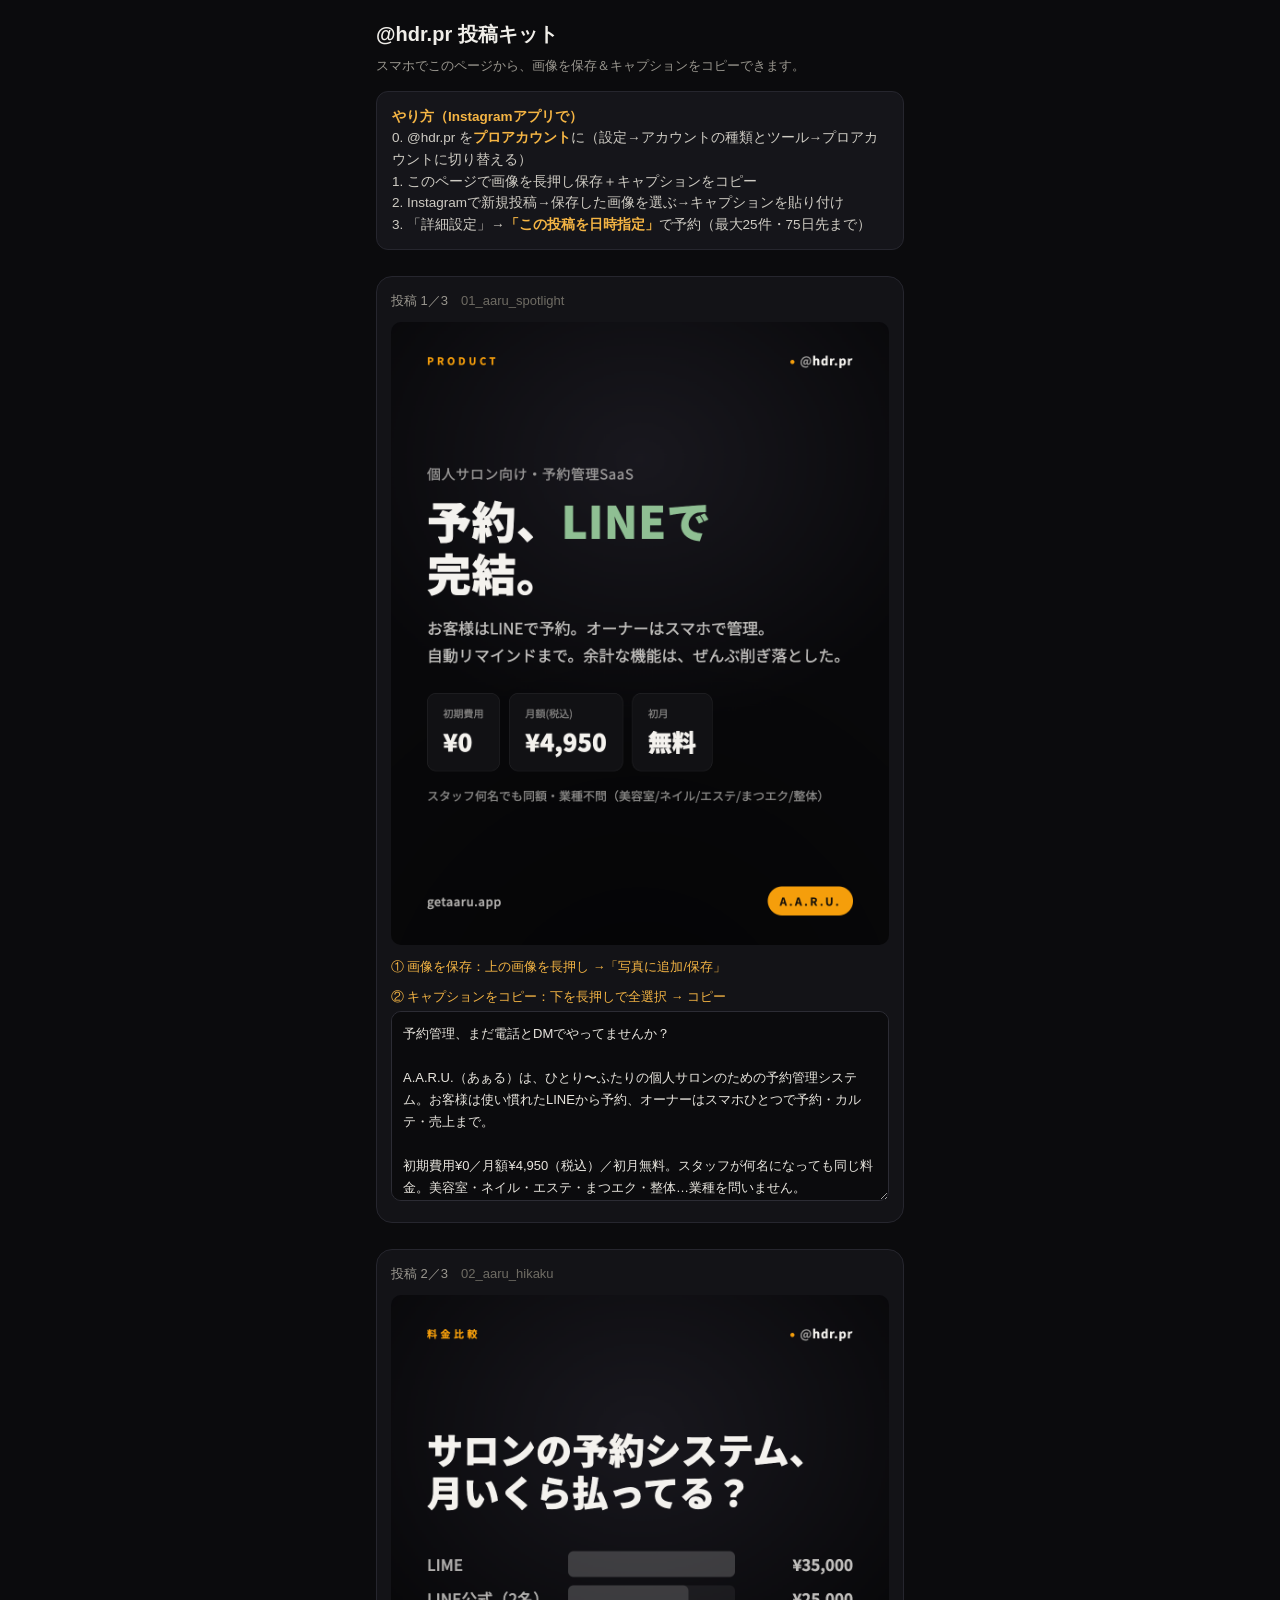
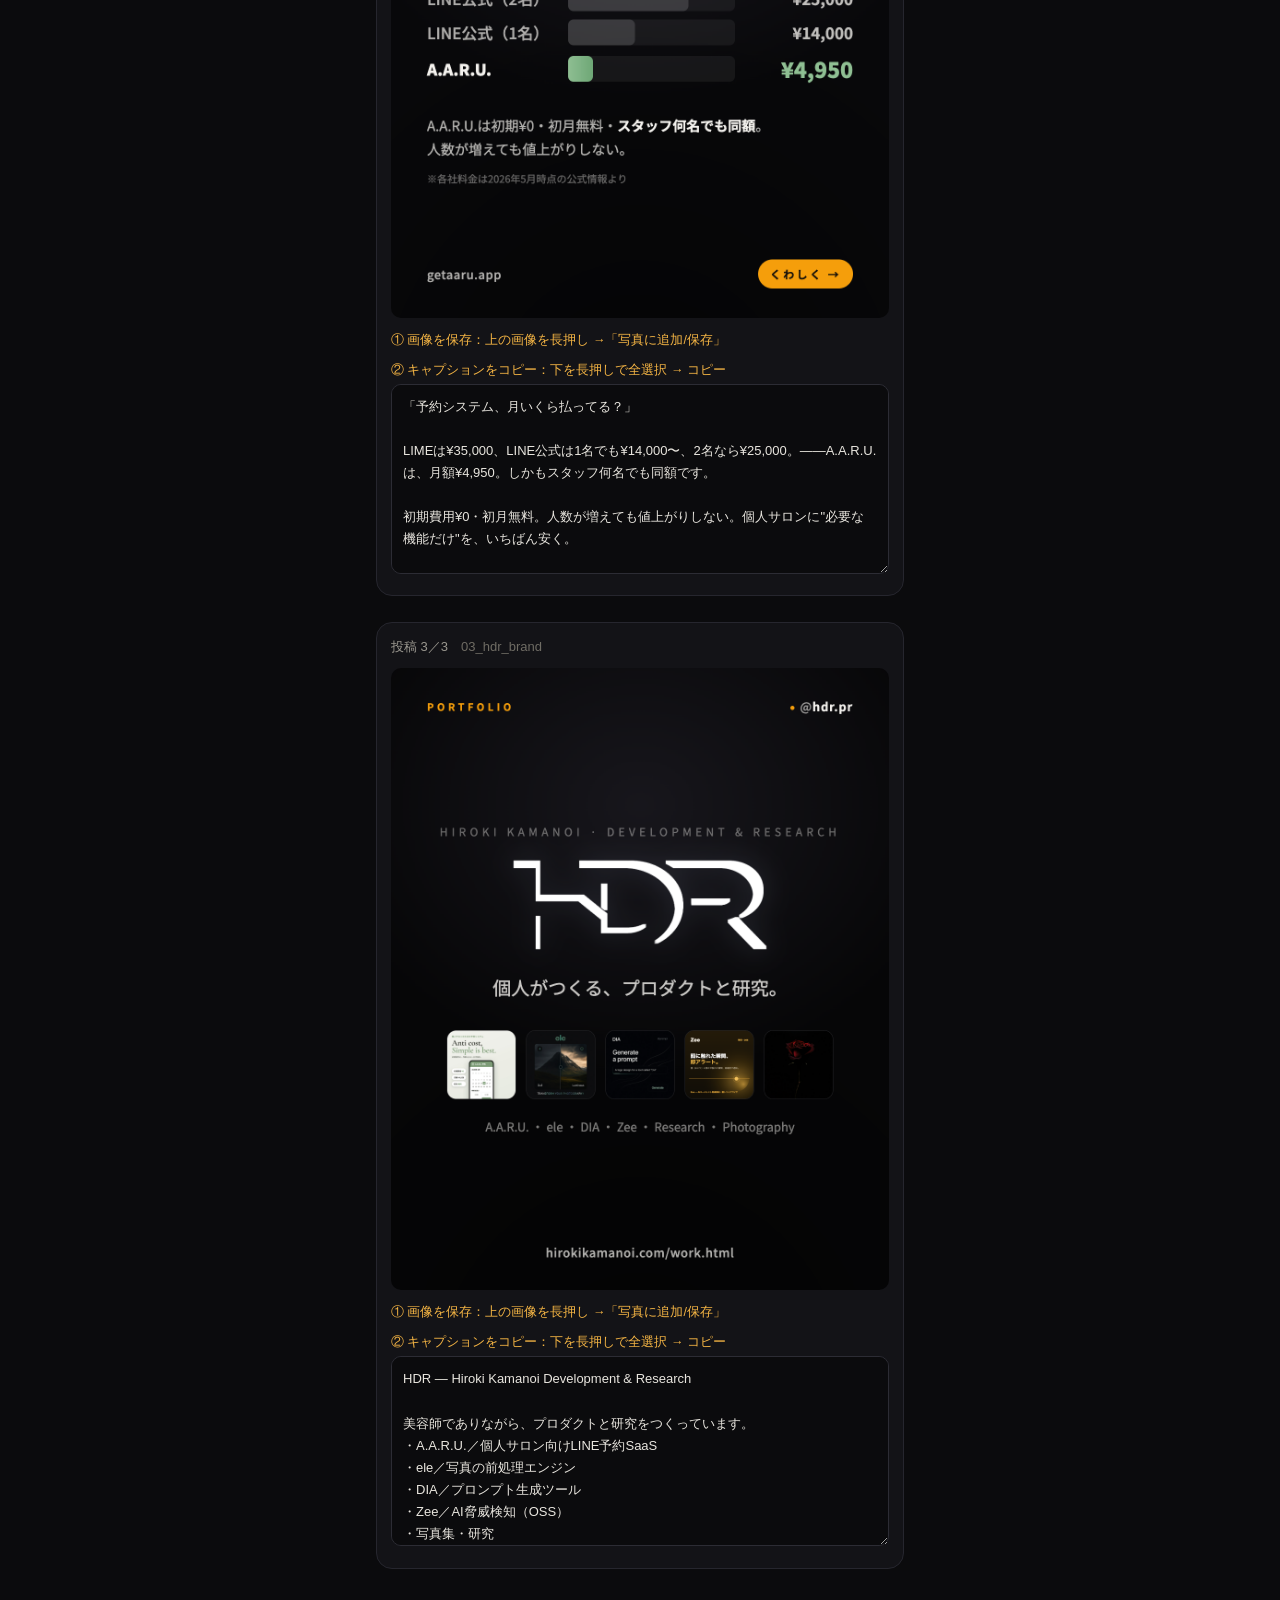
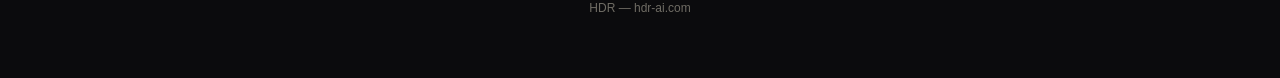
<file: ig/index.html>
<!doctype html><html lang="ja"><head><meta charset="utf-8">
<meta name="viewport" content="width=device-width,initial-scale=1,viewport-fit=cover">
<title>@hdr.pr 投稿キット</title>
<style>
:root{color-scheme:dark}
*{box-sizing:border-box;margin:0;padding:0}
body{background:#0b0b0d;color:#f0eee9;font-family:-apple-system,"Hiragino Sans","Noto Sans JP",sans-serif;padding:18px 16px 60px;max-width:560px;margin:0 auto;line-height:1.6}
h1{font-size:20px;margin-bottom:6px}
.sub{color:#9a978f;font-size:13px;margin-bottom:8px}
.how{background:#15151a;border:1px solid #26262e;border-radius:12px;padding:14px 15px;font-size:13.5px;color:#cfccc4;margin:14px 0 26px}
.how b{color:#f5b544}
.post{background:#131317;border:1px solid #26262e;border-radius:16px;padding:14px;margin-bottom:26px}
.n{font-size:13px;color:#9a978f;margin-bottom:10px}
.id{color:#6f6c64}
.post img{width:100%;border-radius:10px;display:block;margin-bottom:12px}
.lbl{font-size:12.5px;color:#f5b544;margin:10px 0 4px}
textarea{width:100%;height:190px;background:#0b0b0d;color:#e9e6df;border:1px solid #2c2c34;border-radius:10px;padding:11px;font-size:13px;line-height:1.7;resize:vertical;font-family:inherit}
.foot{text-align:center;color:#6f6c64;font-size:12px;margin-top:30px}
</style></head><body>
<h1>@hdr.pr 投稿キット</h1>
<div class="sub">スマホでこのページから、画像を保存＆キャプションをコピーできます。</div>
<div class="how">
<b>やり方（Instagramアプリで）</b><br>
0. @hdr.pr を<b>プロアカウント</b>に（設定→アカウントの種類とツール→プロアカウントに切り替える）<br>
1. このページで画像を長押し保存＋キャプションをコピー<br>
2. Instagramで新規投稿→保存した画像を選ぶ→キャプションを貼り付け<br>
3. 「詳細設定」→<b>「この投稿を日時指定」</b>で予約（最大25件・75日先まで）
</div>

    <section class="post">
      <div class="n">投稿 1／3　<span class="id">01_aaru_spotlight</span></div>
      <img src="01_aaru_spotlight.png" alt="">
      <div class="lbl">① 画像を保存：上の画像を長押し →「写真に追加/保存」</div>
      <div class="lbl">② キャプションをコピー：下を長押しで全選択 → コピー</div>
      <textarea readonly onclick="this.select()">予約管理、まだ電話とDMでやってませんか？

A.A.R.U.（あぁる）は、ひとり〜ふたりの個人サロンのための予約管理システム。お客様は使い慣れたLINEから予約、オーナーはスマホひとつで予約・カルテ・売上まで。

初期費用¥0／月額¥4,950（税込）／初月無料。スタッフが何名になっても同じ料金。美容室・ネイル・エステ・まつエク・整体…業種を問いません。

いま、ベータ50社限定で募集中（残枠わずか）。
👉 プロフィールのリンク（getaaru.app）から

#個人サロン #ネイルサロン #まつエクサロン #エステサロン #サロン開業 #サロン経営 #予約システム #フリーランス美容師 #LINE予約</textarea>
    </section>
    <section class="post">
      <div class="n">投稿 2／3　<span class="id">02_aaru_hikaku</span></div>
      <img src="02_aaru_hikaku.png" alt="">
      <div class="lbl">① 画像を保存：上の画像を長押し →「写真に追加/保存」</div>
      <div class="lbl">② キャプションをコピー：下を長押しで全選択 → コピー</div>
      <textarea readonly onclick="this.select()">「予約システム、月いくら払ってる？」

LIMEは¥35,000、LINE公式は1名でも¥14,000〜、2名なら¥25,000。——A.A.R.U.は、月額¥4,950。しかもスタッフ何名でも同額です。

初期費用¥0・初月無料。人数が増えても値上がりしない。個人サロンに"必要な機能だけ"を、いちばん安く。

固定費、見直しませんか？
👉 getaaru.app（プロフィールのリンクから）

※各社料金は2026年5月時点の公式情報より
#サロン経営 #個人サロン #予約システム #ネイルサロン #まつエク #エステ #サロン開業 #コスト削減</textarea>
    </section>
    <section class="post">
      <div class="n">投稿 3／3　<span class="id">03_hdr_brand</span></div>
      <img src="03_hdr_brand.png" alt="">
      <div class="lbl">① 画像を保存：上の画像を長押し →「写真に追加/保存」</div>
      <div class="lbl">② キャプションをコピー：下を長押しで全選択 → コピー</div>
      <textarea readonly onclick="this.select()">HDR — Hiroki Kamanoi Development &amp; Research

美容師でありながら、プロダクトと研究をつくっています。
・A.A.R.U.／個人サロン向けLINE予約SaaS
・ele／写真の前処理エンジン
・DIA／プロンプト生成ツール
・Zee／AI脅威検知（OSS）
・写真集・研究

「個人がつくる」ものの記録を、ここに。
👉 hdr-ai.com

#個人開発 #プロダクト #スタートアップ #デザイン #写真家 #美容師</textarea>
    </section>
<div class="foot">HDR — hdr-ai.com</div>
</body></html>
</file>
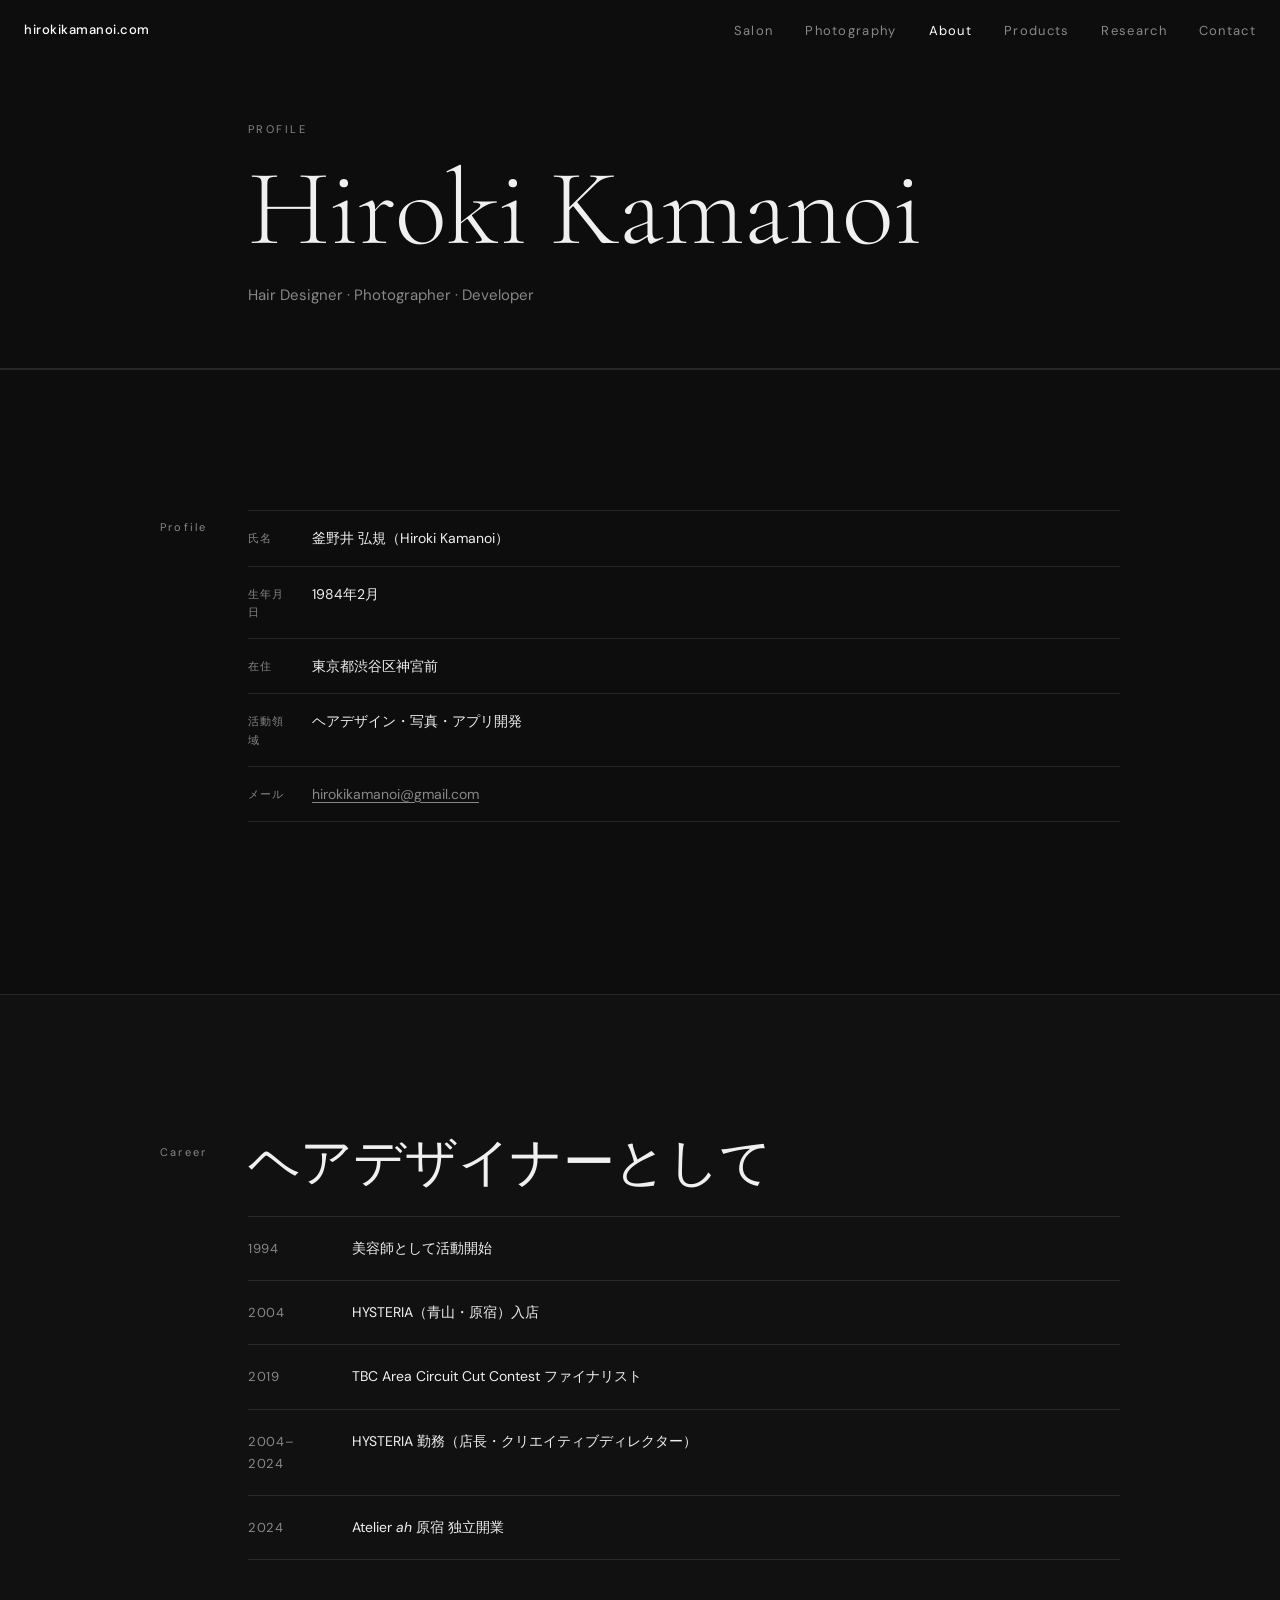
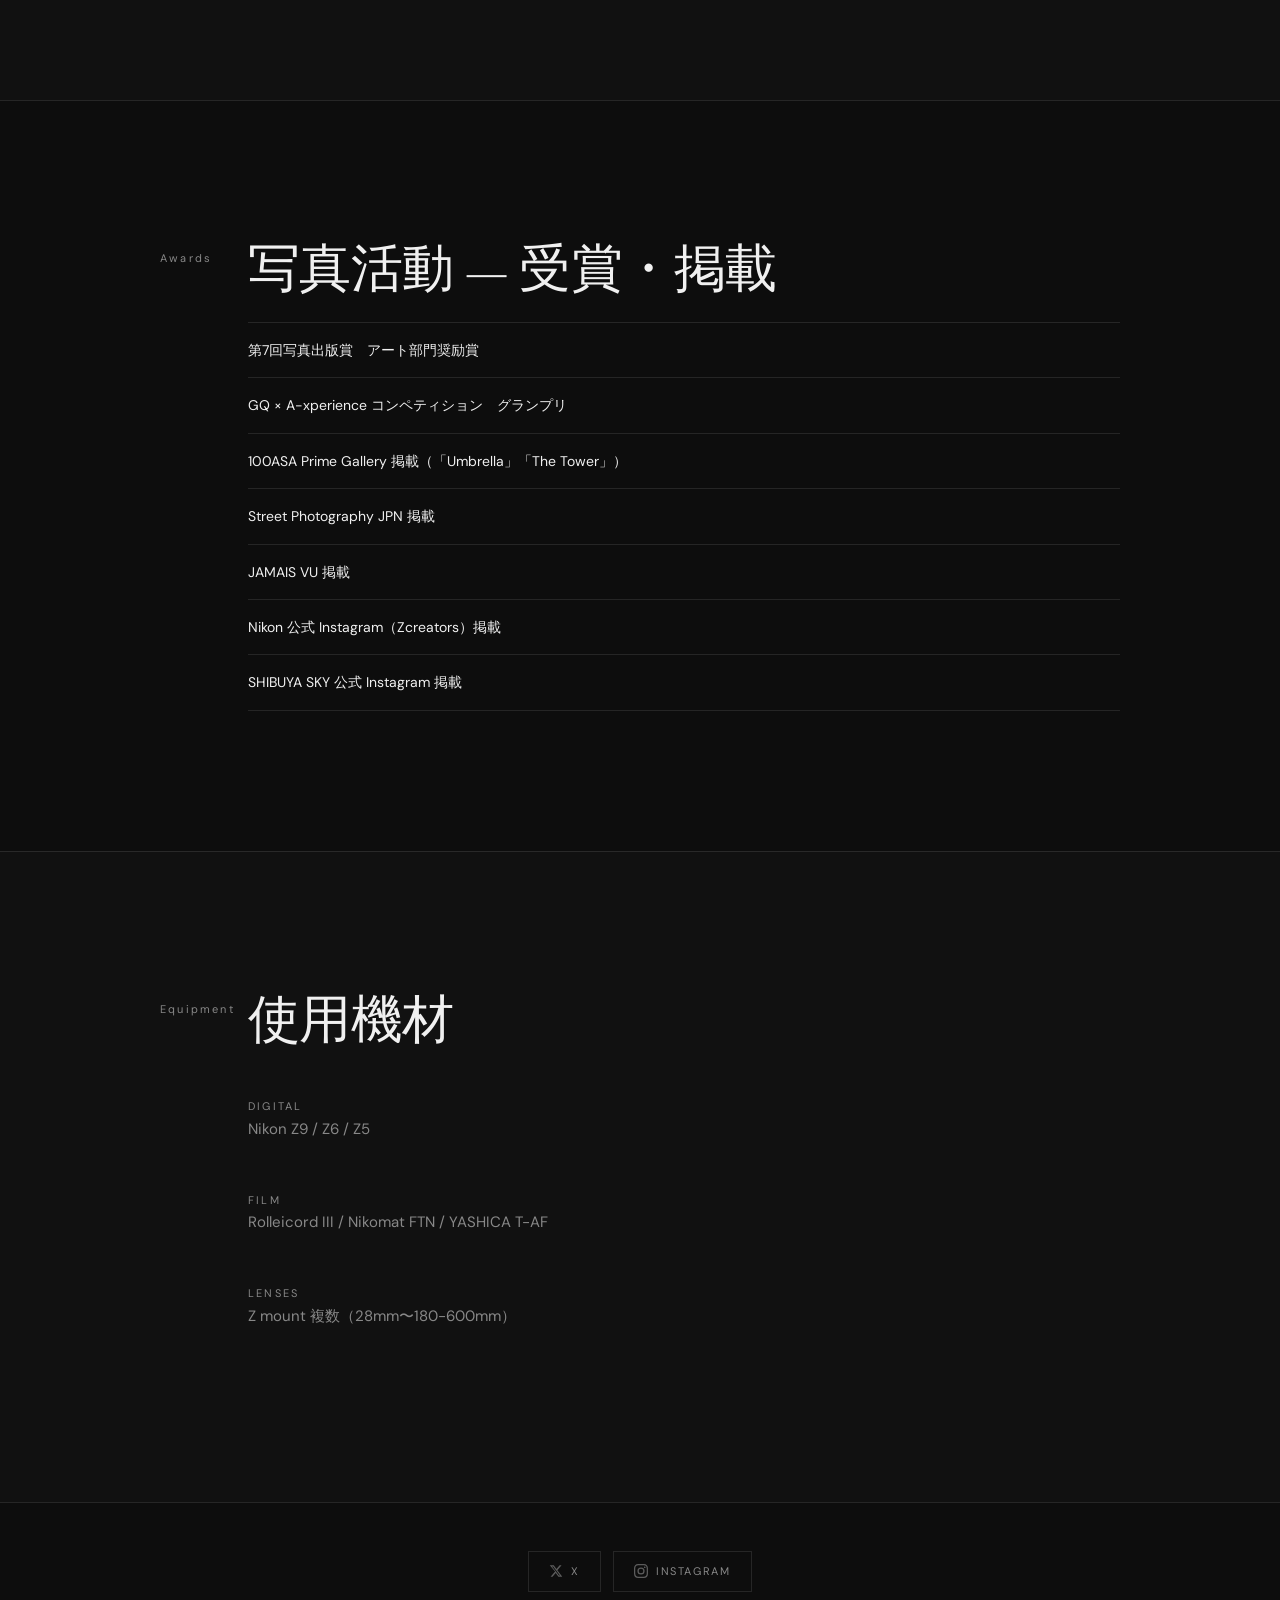
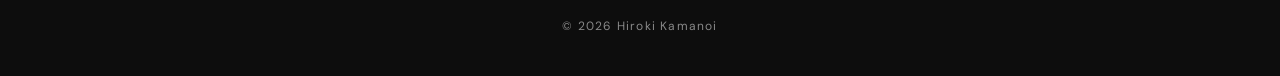
<file: about.html>
<!DOCTYPE html>
<html lang="ja">
<head>
  <meta charset="UTF-8">
  <meta name="viewport" content="width=device-width, initial-scale=1.0">
  <meta name="description" content="KAMANOI — 釜野井弘規のプロフィール。ヘアデザイナー・写真家・開発者。">
  <title>About — KAMANOI</title>
  <link rel="stylesheet" href="style.css">
</head>
<body>

  <nav id="nav">
    <a href="index.html" class="nav-logo">hirokikamanoi.com</a>
    <button class="nav-toggle" aria-label="メニュー" aria-expanded="false">
      <span></span><span></span><span></span>
    </button>
    <ul class="nav-links">
      <li><a href="hair-salon.html">Salon</a></li>
      <li><a href="photography.html">Photography</a></li>
      <li><a href="about.html" class="nav-active">About</a></li>
      <li><a href="index.html#products">Products</a></li>
      <li><a href="index.html#research">Research</a></li>
      <li><a href="index.html#contact">Contact</a></li>
    </ul>
  </nav>

  <header class="page-header">
    <div class="page-header-inner">
      <p class="page-header-sub">Profile</p>
      <h1 class="page-header-title">Hiroki Kamanoi</h1>
      <p class="page-header-desc">Hair Designer · Photographer · Developer</p>
    </div>
  </header>

  <!-- Profile -->
  <section class="section">
    <div class="section-inner">
      <div class="section-label">Profile</div>
      <div class="section-body">
        <dl class="info-list">
          <div class="info-row">
            <dt>氏名</dt>
            <dd>釜野井 弘規（Hiroki Kamanoi）</dd>
          </div>
          <div class="info-row">
            <dt>生年月日</dt>
            <dd>1984年2月</dd>
          </div>
          <div class="info-row">
            <dt>在住</dt>
            <dd>東京都渋谷区神宮前</dd>
          </div>
          <div class="info-row">
            <dt>活動領域</dt>
            <dd>ヘアデザイン・写真・アプリ開発</dd>
          </div>
          <div class="info-row">
            <dt>メール</dt>
            <dd><a href="mailto:hirokikamanoi@gmail.com" class="text-link">hirokikamanoi@gmail.com</a></dd>
          </div>
        </dl>
      </div>
    </div>
  </section>

  <!-- Hair Career -->
  <section class="section section--dark">
    <div class="section-inner">
      <div class="section-label">Career</div>
      <div class="section-body">
        <h2>ヘアデザイナーとして</h2>
        <ul class="timeline-list">
          <li class="timeline-item">
            <span class="timeline-year">1994</span>
            <span class="timeline-desc">美容師として活動開始</span>
          </li>
          <li class="timeline-item">
            <span class="timeline-year">2004</span>
            <span class="timeline-desc">HYSTERIA（青山・原宿）入店</span>
          </li>
          <li class="timeline-item">
            <span class="timeline-year">2019</span>
            <span class="timeline-desc">TBC Area Circuit Cut Contest ファイナリスト</span>
          </li>
          <li class="timeline-item">
            <span class="timeline-year">2004–2024</span>
            <span class="timeline-desc">HYSTERIA 勤務（店長・クリエイティブディレクター）</span>
          </li>
          <li class="timeline-item">
            <span class="timeline-year">2024</span>
            <span class="timeline-desc">Atelier <em>ah</em> 原宿 独立開業</span>
          </li>
        </ul>
      </div>
    </div>
  </section>

  <!-- Photography Awards -->
  <section class="section">
    <div class="section-inner">
      <div class="section-label">Awards</div>
      <div class="section-body">
        <h2>写真活動 — 受賞・掲載</h2>
        <ul class="award-list">
          <li class="award-item">第7回写真出版賞　アート部門奨励賞</li>
          <li class="award-item">GQ × A-xperience コンペティション　グランプリ</li>
          <li class="award-item">100ASA Prime Gallery 掲載（「Umbrella」「The Tower」）</li>
          <li class="award-item">Street Photography JPN 掲載</li>
          <li class="award-item">JAMAIS VU 掲載</li>
          <li class="award-item">Nikon 公式 Instagram（Zcreators）掲載</li>
          <li class="award-item">SHIBUYA SKY 公式 Instagram 掲載</li>
        </ul>
      </div>
    </div>
  </section>

  <!-- Equipment -->
  <section class="section section--dark">
    <div class="section-inner">
      <div class="section-label">Equipment</div>
      <div class="section-body">
        <h2>使用機材</h2>
        <h3 class="sub-heading">Digital</h3>
        <p class="section-desc">Nikon Z9 / Z6 / Z5</p>
        <h3 class="sub-heading">Film</h3>
        <p class="section-desc">Rolleicord III / Nikomat FTN / YASHICA T-AF</p>
        <h3 class="sub-heading">Lenses</h3>
        <p class="section-desc">Z mount 複数（28mm〜180-600mm）</p>
      </div>
    </div>
  </section>

  <footer id="footer">
    <nav class="footer-sns" aria-label="SNS">
      <a href="https://twitter.com/HKakaGraffito" target="_blank" rel="noopener">
        <svg width="14" height="14" viewBox="0 0 24 24" fill="currentColor" aria-hidden="true"><path d="M18.244 2.25h3.308l-7.227 8.26 8.502 11.24H16.17l-4.714-6.231-5.401 6.231H2.736l7.73-8.835L1.254 2.25H8.08l4.713 6.231zm-1.161 17.52h1.833L7.084 4.126H5.117z"/></svg>
        X
      </a>
      <a href="https://www.instagram.com/kamanoi_ah/" target="_blank" rel="noopener">
        <svg width="14" height="14" viewBox="0 0 24 24" fill="currentColor" aria-hidden="true"><path d="M12 2.163c3.204 0 3.584.012 4.85.07 3.252.148 4.771 1.691 4.919 4.919.058 1.265.069 1.645.069 4.849 0 3.205-.012 3.584-.069 4.849-.149 3.225-1.664 4.771-4.919 4.919-1.266.058-1.644.07-4.85.07-3.204 0-3.584-.012-4.849-.07-3.26-.149-4.771-1.699-4.919-4.92-.058-1.265-.07-1.644-.07-4.849 0-3.204.013-3.583.07-4.849.149-3.227 1.664-4.771 4.919-4.919 1.266-.057 1.645-.069 4.849-.069zM12 0C8.741 0 8.333.014 7.053.072 2.695.272.273 2.69.073 7.052.014 8.333 0 8.741 0 12c0 3.259.014 3.668.072 4.948.2 4.358 2.618 6.78 6.98 6.98C8.333 23.986 8.741 24 12 24c3.259 0 3.668-.014 4.948-.072 4.354-.2 6.782-2.618 6.979-6.98.059-1.28.073-1.689.073-4.948 0-3.259-.014-3.667-.072-4.947-.196-4.354-2.617-6.78-6.979-6.98C15.668.014 15.259 0 12 0zm0 5.838a6.162 6.162 0 100 12.324 6.162 6.162 0 000-12.324zM12 16a4 4 0 110-8 4 4 0 010 8zm6.406-11.845a1.44 1.44 0 100 2.881 1.44 1.44 0 000-2.881z"/></svg>
        Instagram
      </a>
    </nav>
    <p>&copy; 2026 Hiroki Kamanoi</p>
  </footer>

  <script src="script.js"></script>
<!-- Cloudflare Web Analytics --><script type='module' src='https://static.cloudflareinsights.com/beacon.min.js' data-cf-beacon='{"token": "cbc9a39b60c5427c82c77121884cc1b8"}'></script><!-- End Cloudflare Web Analytics -->
</body>
</html>
</file>
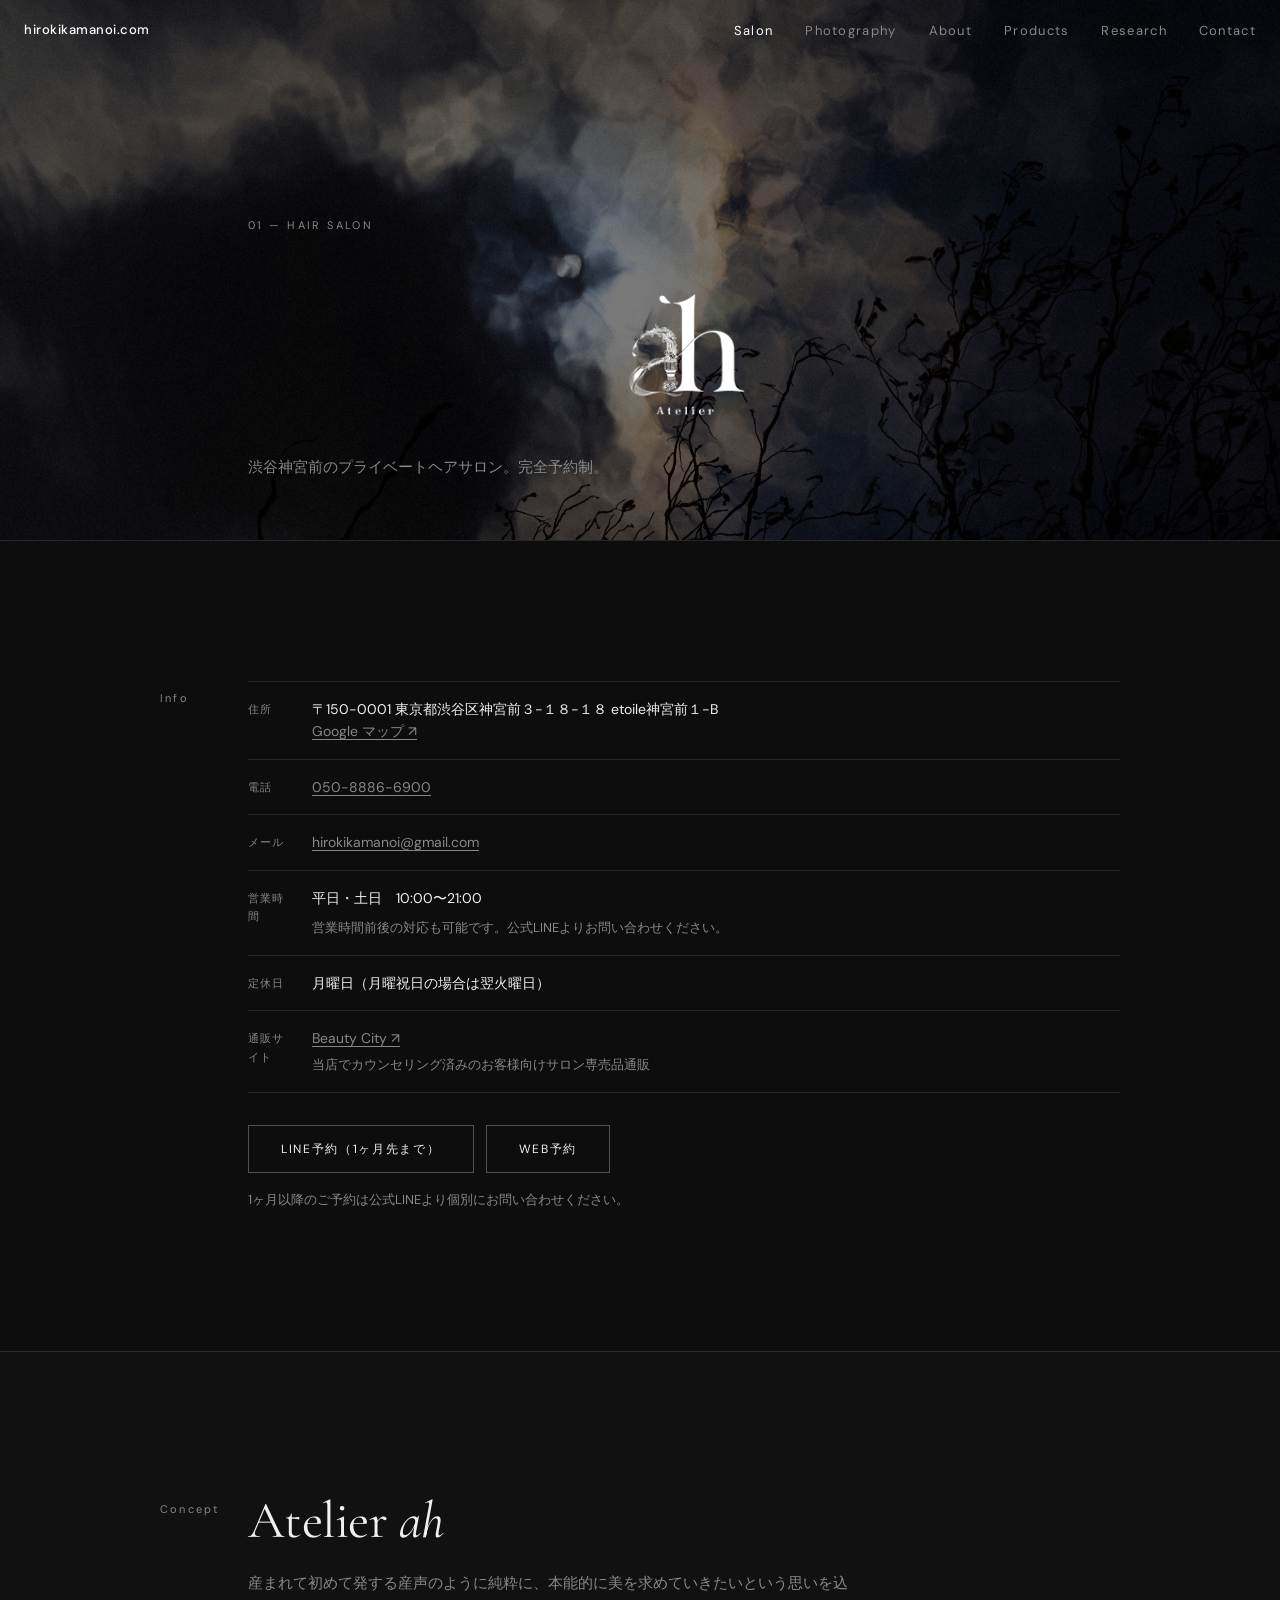
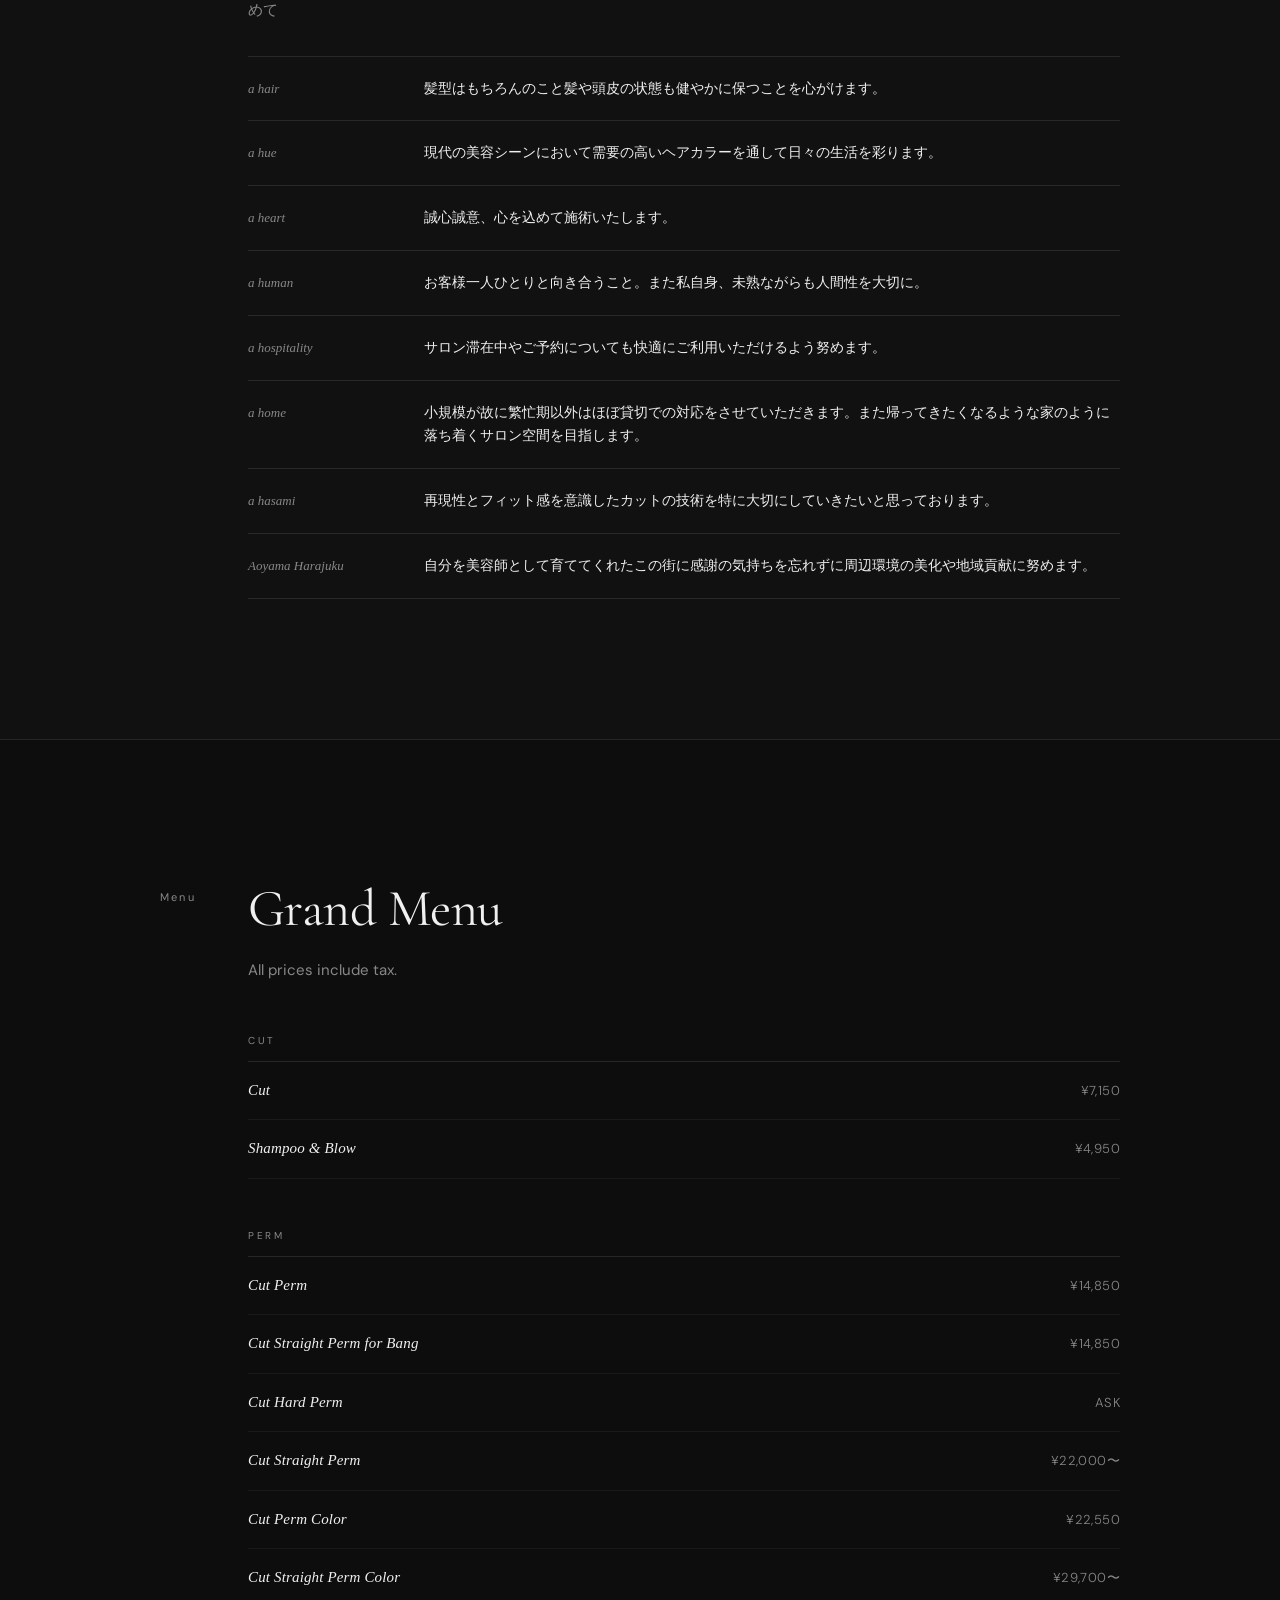
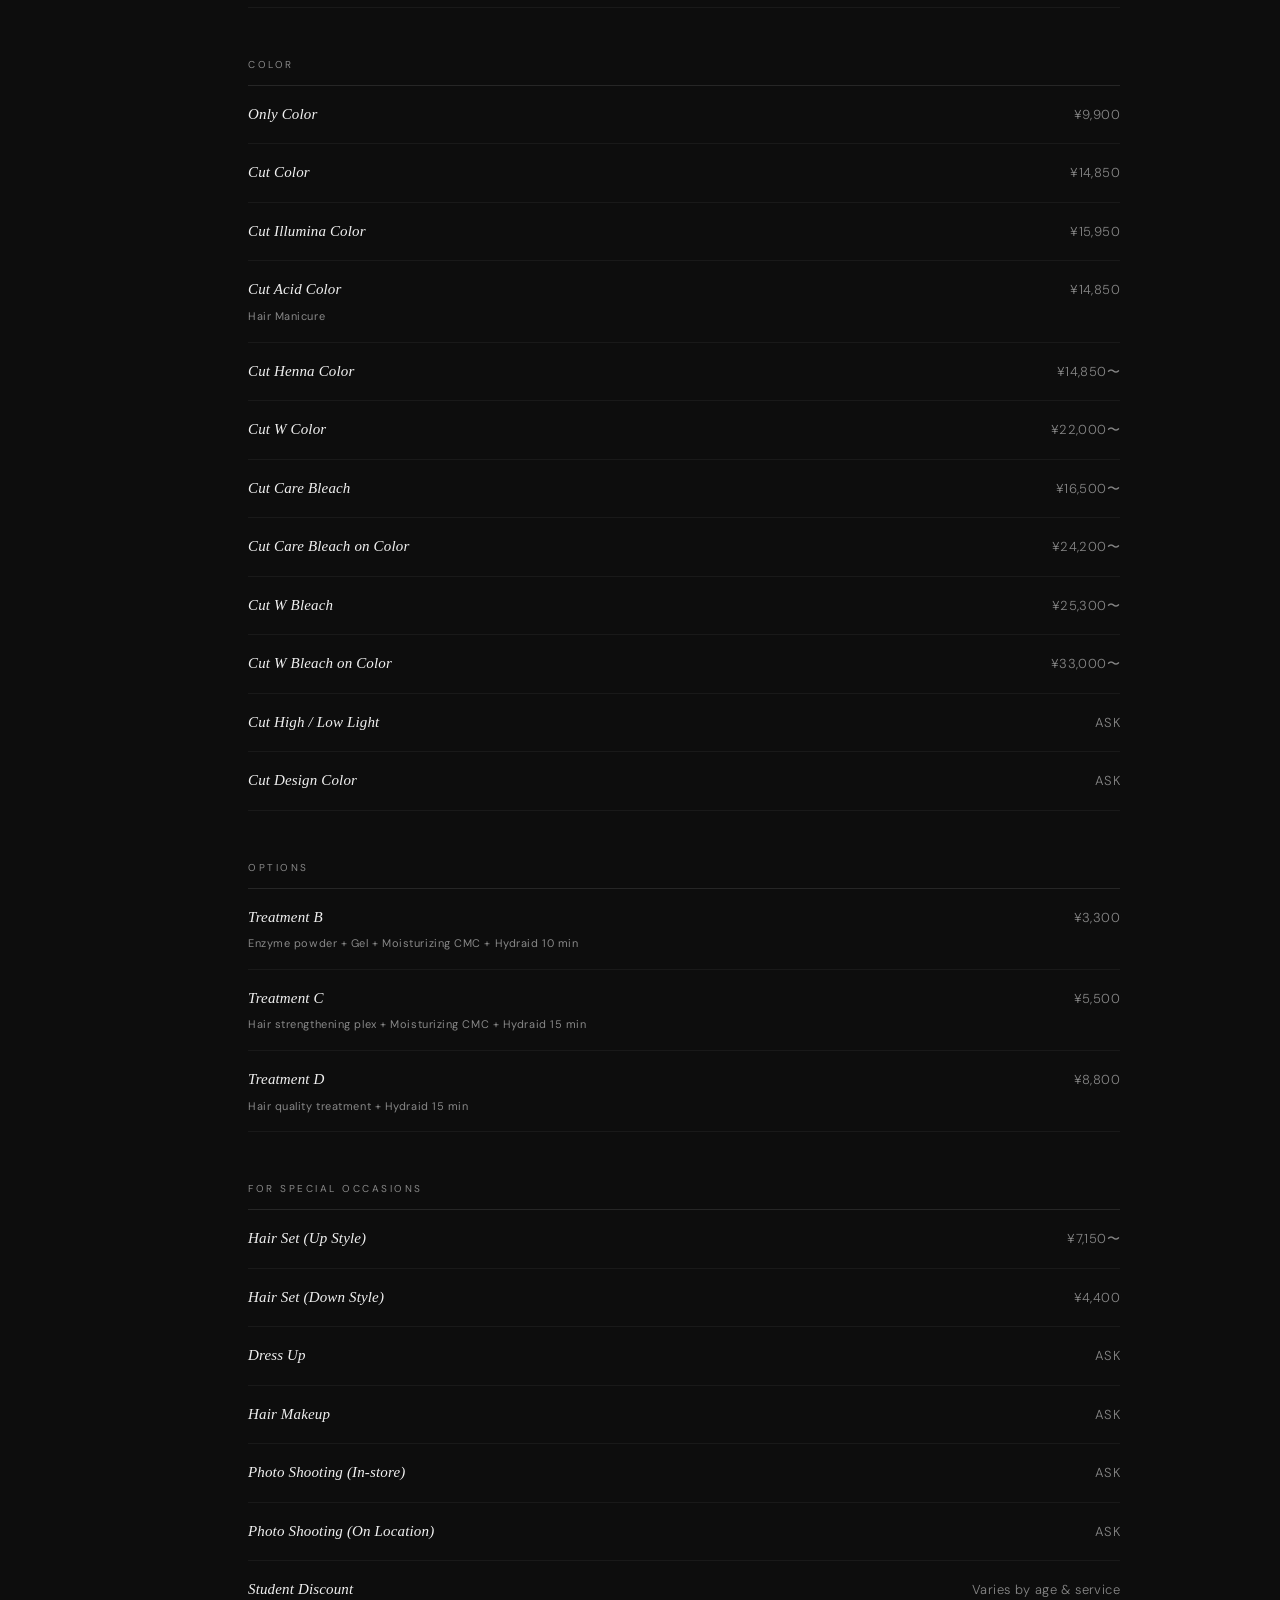
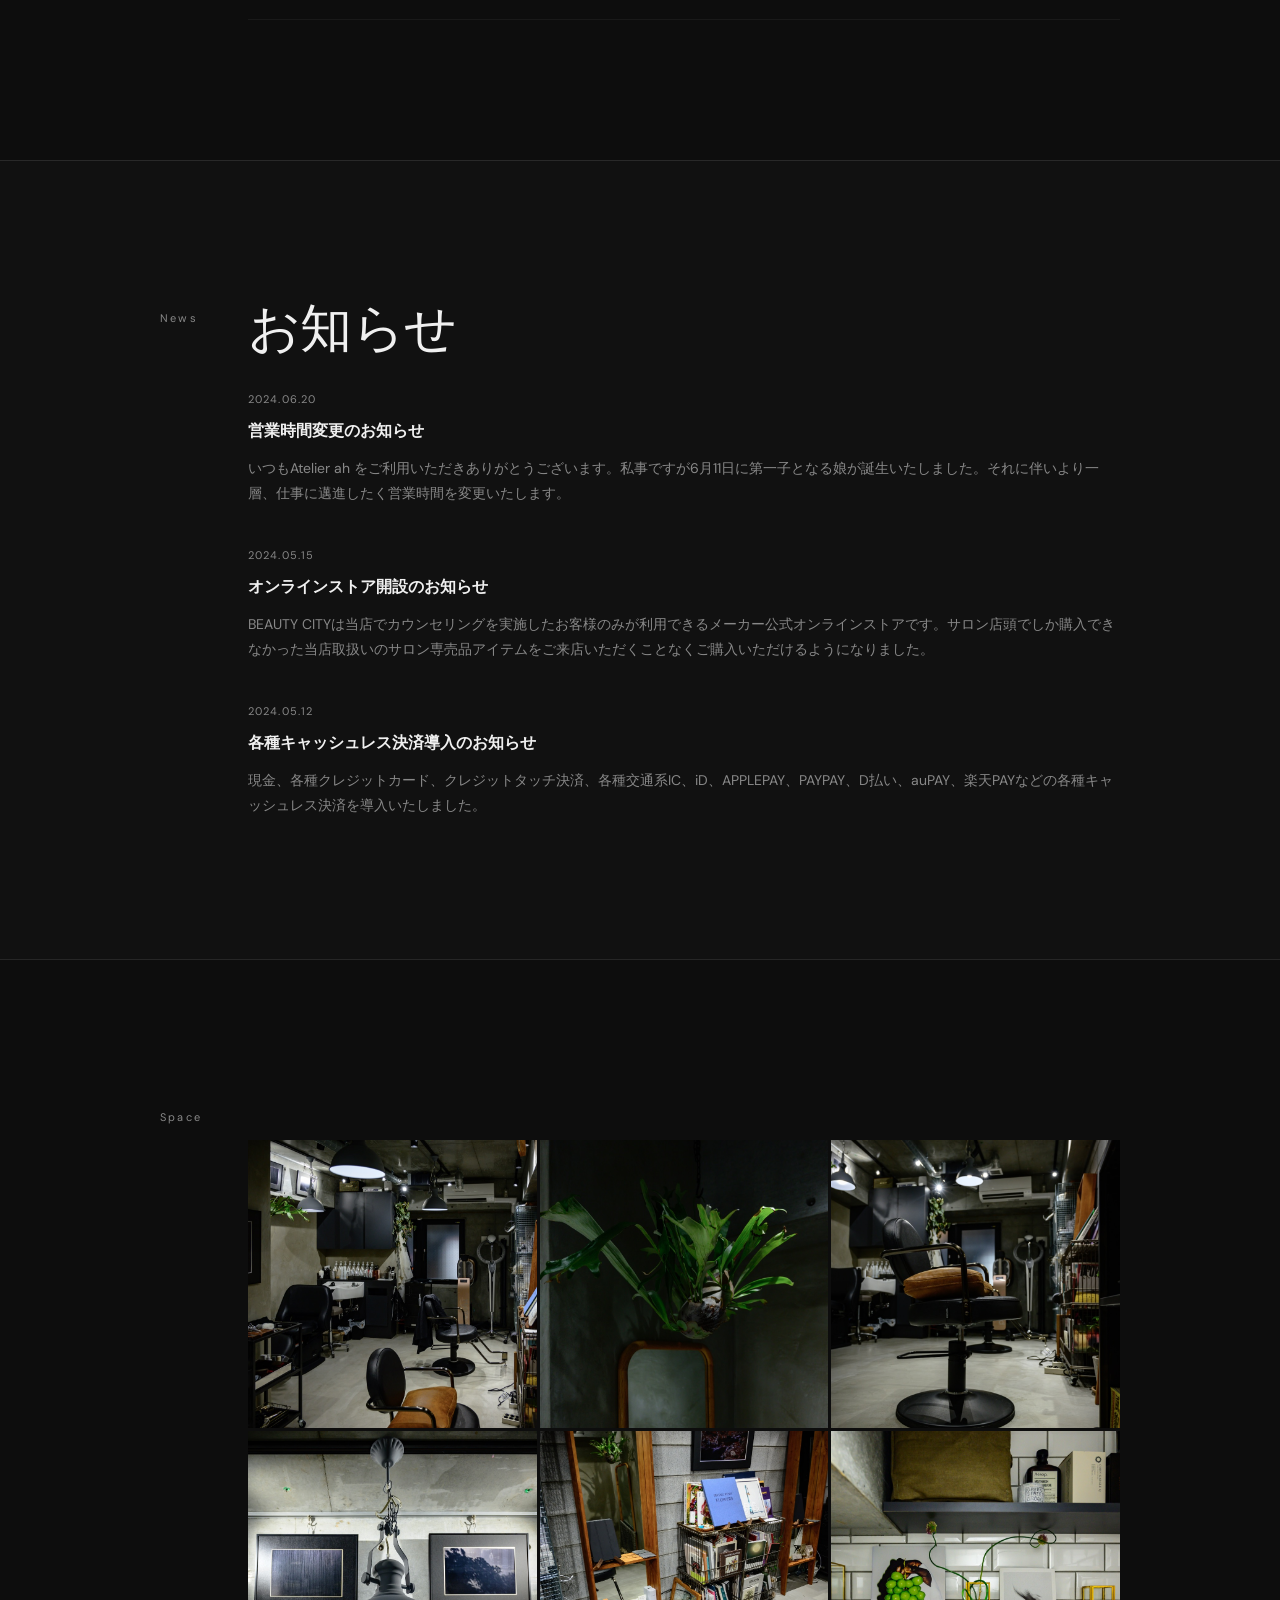
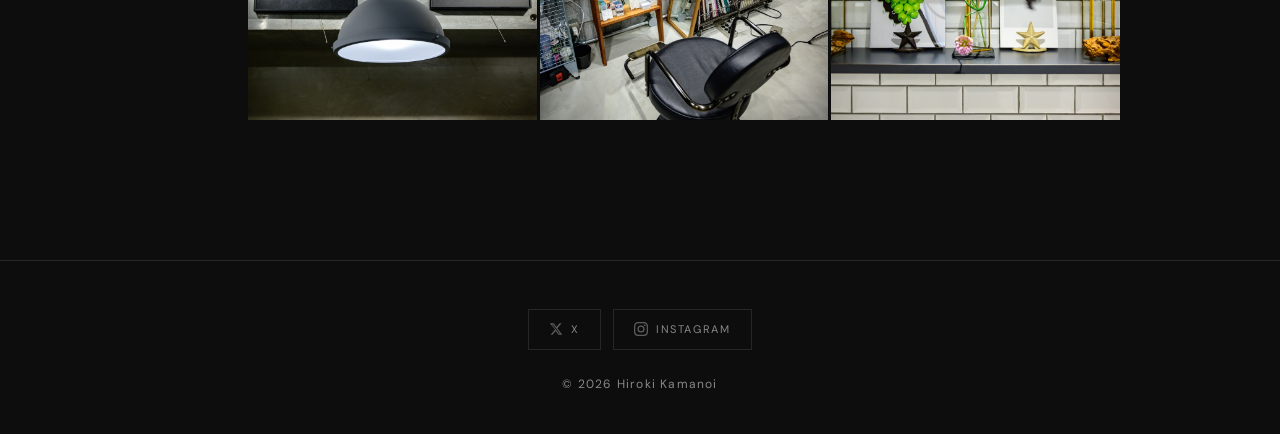
<file: hair-salon.html>
<!DOCTYPE html>
<html lang="ja">
<head>
  <meta charset="UTF-8">
  <meta name="viewport" content="width=device-width, initial-scale=1.0">
  <meta name="description" content="Atelier ah — 渋谷神宮前のプライベートヘアサロン。完全予約制。">
  <title>Atelier ah — KAMANOI</title>
  <link rel="stylesheet" href="style.css">
</head>
<body>

  <nav id="nav">
    <a href="index.html" class="nav-logo">hirokikamanoi.com</a>
    <button class="nav-toggle" aria-label="メニュー" aria-expanded="false">
      <span></span><span></span><span></span>
    </button>
    <ul class="nav-links">
      <li><a href="hair-salon.html" class="nav-active">Salon</a></li>
      <li><a href="photography.html">Photography</a></li>
      <li><a href="about.html">About</a></li>
      <li><a href="index.html#products">Products</a></li>
      <li><a href="index.html#research">Research</a></li>
      <li><a href="index.html#contact">Contact</a></li>
    </ul>
  </nav>

  <header class="page-header page-header--bg page-header--salon">
    <div class="page-header-inner">
      <p class="page-header-sub">01 — Hair Salon</p>
      <img src="images/ah-logo-full.png" alt="Atelier ah" class="salon-logo salon-logo--header">
      <p class="page-header-desc">渋谷神宮前のプライベートヘアサロン。完全予約制。</p>
    </div>
  </header>

  <!-- Info -->
  <section class="section">
    <div class="section-inner">
      <div class="section-label">Info</div>
      <div class="section-body">
        <dl class="info-list">
          <div class="info-row">
            <dt>住所</dt>
            <dd>
              〒150-0001 東京都渋谷区神宮前３−１８−１８ etoile神宮前１−B<br>
              <a href="https://maps.google.com/?q=東京都渋谷区神宮前３−１８−１８+etoile神宮前" target="_blank" rel="noopener" class="text-link">Google マップ ↗</a>
            </dd>
          </div>
          <div class="info-row">
            <dt>電話</dt>
            <dd><a href="tel:050-8886-6900" class="text-link">050-8886-6900</a></dd>
          </div>
          <div class="info-row">
            <dt>メール</dt>
            <dd><a href="mailto:hirokikamanoi@gmail.com" class="text-link">hirokikamanoi@gmail.com</a></dd>
          </div>
          <div class="info-row">
            <dt>営業時間</dt>
            <dd>
              平日・土日　10:00〜21:00<br>
              <span class="info-note">営業時間前後の対応も可能です。公式LINEよりお問い合わせください。</span>
            </dd>
          </div>
          <div class="info-row">
            <dt>定休日</dt>
            <dd>月曜日（月曜祝日の場合は翌火曜日）</dd>
          </div>
          <div class="info-row">
            <dt>通販サイト</dt>
            <dd>
              <a href="https://salon.beauty-city.jp/bc/shop/login/member.html?wid=279545968399809975" target="_blank" rel="noopener" class="text-link">Beauty City ↗</a>
              <span class="info-note" style="display:block; margin-top:4px;">当店でカウンセリング済みのお客様向けサロン専売品通販</span>
            </dd>
          </div>
        </dl>
        <div class="btn-row">
          <a href="https://lin.ee/G8Odact" target="_blank" rel="noopener" class="btn">LINE予約（1ヶ月先まで）</a>
          <a href="https://stekina.com/reserve/94ML-HH7L/menu" target="_blank" rel="noopener" class="btn">WEB予約</a>
        </div>
        <span class="info-note" style="margin-top:16px;">1ヶ月以降のご予約は公式LINEより個別にお問い合わせください。</span>
      </div>
    </div>
  </section>

  <!-- Concept -->
  <section class="section section--dark">
    <div class="section-inner">
      <div class="section-label">Concept</div>
      <div class="section-body">
        <h2>Atelier <em>ah</em></h2>
        <p class="section-desc">産まれて初めて発する産声のように純粋に、本能的に美を求めていきたいという思いを込めて</p>
        <ul class="concept-list">
          <li class="concept-item">
            <span class="concept-key">a hair</span>
            <span class="concept-val">髪型はもちろんのこと髪や頭皮の状態も健やかに保つことを心がけます。</span>
          </li>
          <li class="concept-item">
            <span class="concept-key">a hue</span>
            <span class="concept-val">現代の美容シーンにおいて需要の高いヘアカラーを通して日々の生活を彩ります。</span>
          </li>
          <li class="concept-item">
            <span class="concept-key">a heart</span>
            <span class="concept-val">誠心誠意、心を込めて施術いたします。</span>
          </li>
          <li class="concept-item">
            <span class="concept-key">a human</span>
            <span class="concept-val">お客様一人ひとりと向き合うこと。また私自身、未熟ながらも人間性を大切に。</span>
          </li>
          <li class="concept-item">
            <span class="concept-key">a hospitality</span>
            <span class="concept-val">サロン滞在中やご予約についても快適にご利用いただけるよう努めます。</span>
          </li>
          <li class="concept-item">
            <span class="concept-key">a home</span>
            <span class="concept-val">小規模が故に繁忙期以外はほぼ貸切での対応をさせていただきます。また帰ってきたくなるような家のように落ち着くサロン空間を目指します。</span>
          </li>
          <li class="concept-item">
            <span class="concept-key">a hasami</span>
            <span class="concept-val">再現性とフィット感を意識したカットの技術を特に大切にしていきたいと思っております。</span>
          </li>
          <li class="concept-item">
            <span class="concept-key">Aoyama Harajuku</span>
            <span class="concept-val">自分を美容師として育ててくれたこの街に感謝の気持ちを忘れずに周辺環境の美化や地域貢献に努めます。</span>
          </li>
        </ul>
      </div>
    </div>
  </section>

  <!-- Menu -->
  <section class="section">
    <div class="section-inner">
      <div class="section-label">Menu</div>
      <div class="section-body">
        <h2>Grand Menu</h2>
        <p class="section-desc">All prices include tax.</p>

        <h3 class="menu-category">Cut</h3>
        <ul class="menu-list">
          <li class="menu-item"><span class="menu-name">Cut</span><span class="menu-price">¥7,150</span></li>
          <li class="menu-item"><span class="menu-name">Shampoo &amp; Blow</span><span class="menu-price">¥4,950</span></li>
        </ul>

        <h3 class="menu-category">Perm</h3>
        <ul class="menu-list">
          <li class="menu-item"><span class="menu-name">Cut Perm</span><span class="menu-price">¥14,850</span></li>
          <li class="menu-item"><span class="menu-name">Cut Straight Perm for Bang</span><span class="menu-price">¥14,850</span></li>
          <li class="menu-item"><span class="menu-name">Cut Hard Perm</span><span class="menu-price">ASK</span></li>
          <li class="menu-item"><span class="menu-name">Cut Straight Perm</span><span class="menu-price">¥22,000〜</span></li>
          <li class="menu-item"><span class="menu-name">Cut Perm Color</span><span class="menu-price">¥22,550</span></li>
          <li class="menu-item"><span class="menu-name">Cut Straight Perm Color</span><span class="menu-price">¥29,700〜</span></li>
        </ul>

        <h3 class="menu-category">Color</h3>
        <ul class="menu-list">
          <li class="menu-item"><span class="menu-name">Only Color</span><span class="menu-price">¥9,900</span></li>
          <li class="menu-item"><span class="menu-name">Cut Color</span><span class="menu-price">¥14,850</span></li>
          <li class="menu-item"><span class="menu-name">Cut Illumina Color</span><span class="menu-price">¥15,950</span></li>
          <li class="menu-item"><span class="menu-name">Cut Acid Color <span class="menu-note">Hair Manicure</span></span><span class="menu-price">¥14,850</span></li>
          <li class="menu-item"><span class="menu-name">Cut Henna Color</span><span class="menu-price">¥14,850〜</span></li>
          <li class="menu-item"><span class="menu-name">Cut W Color</span><span class="menu-price">¥22,000〜</span></li>
          <li class="menu-item"><span class="menu-name">Cut Care Bleach</span><span class="menu-price">¥16,500〜</span></li>
          <li class="menu-item"><span class="menu-name">Cut Care Bleach on Color</span><span class="menu-price">¥24,200〜</span></li>
          <li class="menu-item"><span class="menu-name">Cut W Bleach</span><span class="menu-price">¥25,300〜</span></li>
          <li class="menu-item"><span class="menu-name">Cut W Bleach on Color</span><span class="menu-price">¥33,000〜</span></li>
          <li class="menu-item"><span class="menu-name">Cut High / Low Light</span><span class="menu-price">ASK</span></li>
          <li class="menu-item"><span class="menu-name">Cut Design Color</span><span class="menu-price">ASK</span></li>
        </ul>

        <h3 class="menu-category">Options</h3>
        <ul class="menu-list">
          <li class="menu-item">
            <span class="menu-name">Treatment B<span class="menu-note">Enzyme powder + Gel + Moisturizing CMC + Hydraid 10 min</span></span>
            <span class="menu-price">¥3,300</span>
          </li>
          <li class="menu-item">
            <span class="menu-name">Treatment C<span class="menu-note">Hair strengthening plex + Moisturizing CMC + Hydraid 15 min</span></span>
            <span class="menu-price">¥5,500</span>
          </li>
          <li class="menu-item">
            <span class="menu-name">Treatment D<span class="menu-note">Hair quality treatment + Hydraid 15 min</span></span>
            <span class="menu-price">¥8,800</span>
          </li>
        </ul>

        <h3 class="menu-category">For Special Occasions</h3>
        <ul class="menu-list">
          <li class="menu-item"><span class="menu-name">Hair Set (Up Style)</span><span class="menu-price">¥7,150〜</span></li>
          <li class="menu-item"><span class="menu-name">Hair Set (Down Style)</span><span class="menu-price">¥4,400</span></li>
          <li class="menu-item"><span class="menu-name">Dress Up</span><span class="menu-price">ASK</span></li>
          <li class="menu-item"><span class="menu-name">Hair Makeup</span><span class="menu-price">ASK</span></li>
          <li class="menu-item"><span class="menu-name">Photo Shooting (In-store)</span><span class="menu-price">ASK</span></li>
          <li class="menu-item"><span class="menu-name">Photo Shooting (On Location)</span><span class="menu-price">ASK</span></li>
          <li class="menu-item"><span class="menu-name">Student Discount</span><span class="menu-price">Varies by age &amp; service</span></li>
        </ul>
      </div>
    </div>
  </section>

  <!-- News -->
  <section class="section section--dark">
    <div class="section-inner">
      <div class="section-label">News</div>
      <div class="section-body">
        <h2>お知らせ</h2>
        <ul class="notice-list">
          <li class="notice-item">
            <span class="notice-date">2024.06.20</span>
            <h3 class="notice-title">営業時間変更のお知らせ</h3>
            <p class="notice-body">いつもAtelier ah をご利用いただきありがとうございます。私事ですが6月11日に第一子となる娘が誕生いたしました。それに伴いより一層、仕事に邁進したく営業時間を変更いたします。</p>
          </li>
          <li class="notice-item">
            <span class="notice-date">2024.05.15</span>
            <h3 class="notice-title">オンラインストア開設のお知らせ</h3>
            <p class="notice-body">BEAUTY CITYは当店でカウンセリングを実施したお客様のみが利用できるメーカー公式オンラインストアです。サロン店頭でしか購入できなかった当店取扱いのサロン専売品アイテムをご来店いただくことなくご購入いただけるようになりました。</p>
          </li>
          <li class="notice-item">
            <span class="notice-date">2024.05.12</span>
            <h3 class="notice-title">各種キャッシュレス決済導入のお知らせ</h3>
            <p class="notice-body">現金、各種クレジットカード、クレジットタッチ決済、各種交通系IC、iD、APPLEPAY、PAYPAY、D払い、auPAY、楽天PAYなどの各種キャッシュレス決済を導入いたしました。</p>
          </li>
        </ul>
      </div>
    </div>
  </section>

  <!-- Space -->
  <section class="section">
    <div class="section-inner">
      <div class="section-label">Space</div>
      <div class="section-body">
        <div class="salon-gallery">
          <div class="salon-gallery__grid">
            <div><img src="images/salon/salon-1.jpg" alt="Atelier ah 内観" loading="lazy"></div>
            <div><img src="images/salon/salon-3.jpg" alt="" loading="lazy"></div>
            <div><img src="images/salon/salon-2.jpg" alt="" loading="lazy"></div>
            <div><img src="images/salon/salon-4.jpg" alt="" loading="lazy"></div>
            <div><img src="images/salon/salon-5.jpg" alt="" loading="lazy"></div>
            <div><img src="images/salon/salon-6.jpg" alt="" loading="lazy"></div>
          </div>
        </div>
      </div>
    </div>
  </section>

  <footer id="footer">
    <nav class="footer-sns" aria-label="SNS">
      <a href="https://twitter.com/HKakaGraffito" target="_blank" rel="noopener">
        <svg width="14" height="14" viewBox="0 0 24 24" fill="currentColor" aria-hidden="true"><path d="M18.244 2.25h3.308l-7.227 8.26 8.502 11.24H16.17l-4.714-6.231-5.401 6.231H2.736l7.73-8.835L1.254 2.25H8.08l4.713 6.231zm-1.161 17.52h1.833L7.084 4.126H5.117z"/></svg>
        X
      </a>
      <a href="https://www.instagram.com/kamanoi_ah/" target="_blank" rel="noopener">
        <svg width="14" height="14" viewBox="0 0 24 24" fill="currentColor" aria-hidden="true"><path d="M12 2.163c3.204 0 3.584.012 4.85.07 3.252.148 4.771 1.691 4.919 4.919.058 1.265.069 1.645.069 4.849 0 3.205-.012 3.584-.069 4.849-.149 3.225-1.664 4.771-4.919 4.919-1.266.058-1.644.07-4.85.07-3.204 0-3.584-.012-4.849-.07-3.26-.149-4.771-1.699-4.919-4.92-.058-1.265-.07-1.644-.07-4.849 0-3.204.013-3.583.07-4.849.149-3.227 1.664-4.771 4.919-4.919 1.266-.057 1.645-.069 4.849-.069zM12 0C8.741 0 8.333.014 7.053.072 2.695.272.273 2.69.073 7.052.014 8.333 0 8.741 0 12c0 3.259.014 3.668.072 4.948.2 4.358 2.618 6.78 6.98 6.98C8.333 23.986 8.741 24 12 24c3.259 0 3.668-.014 4.948-.072 4.354-.2 6.782-2.618 6.979-6.98.059-1.28.073-1.689.073-4.948 0-3.259-.014-3.667-.072-4.947-.196-4.354-2.617-6.78-6.979-6.98C15.668.014 15.259 0 12 0zm0 5.838a6.162 6.162 0 100 12.324 6.162 6.162 0 000-12.324zM12 16a4 4 0 110-8 4 4 0 010 8zm6.406-11.845a1.44 1.44 0 100 2.881 1.44 1.44 0 000-2.881z"/></svg>
        Instagram
      </a>
    </nav>
    <p>&copy; 2026 Hiroki Kamanoi</p>
  </footer>

  <script src="script.js"></script>
<!-- Cloudflare Web Analytics --><script type='module' src='https://static.cloudflareinsights.com/beacon.min.js' data-cf-beacon='{"token": "cbc9a39b60c5427c82c77121884cc1b8"}'></script><!-- End Cloudflare Web Analytics -->
</body>
</html>
</file>
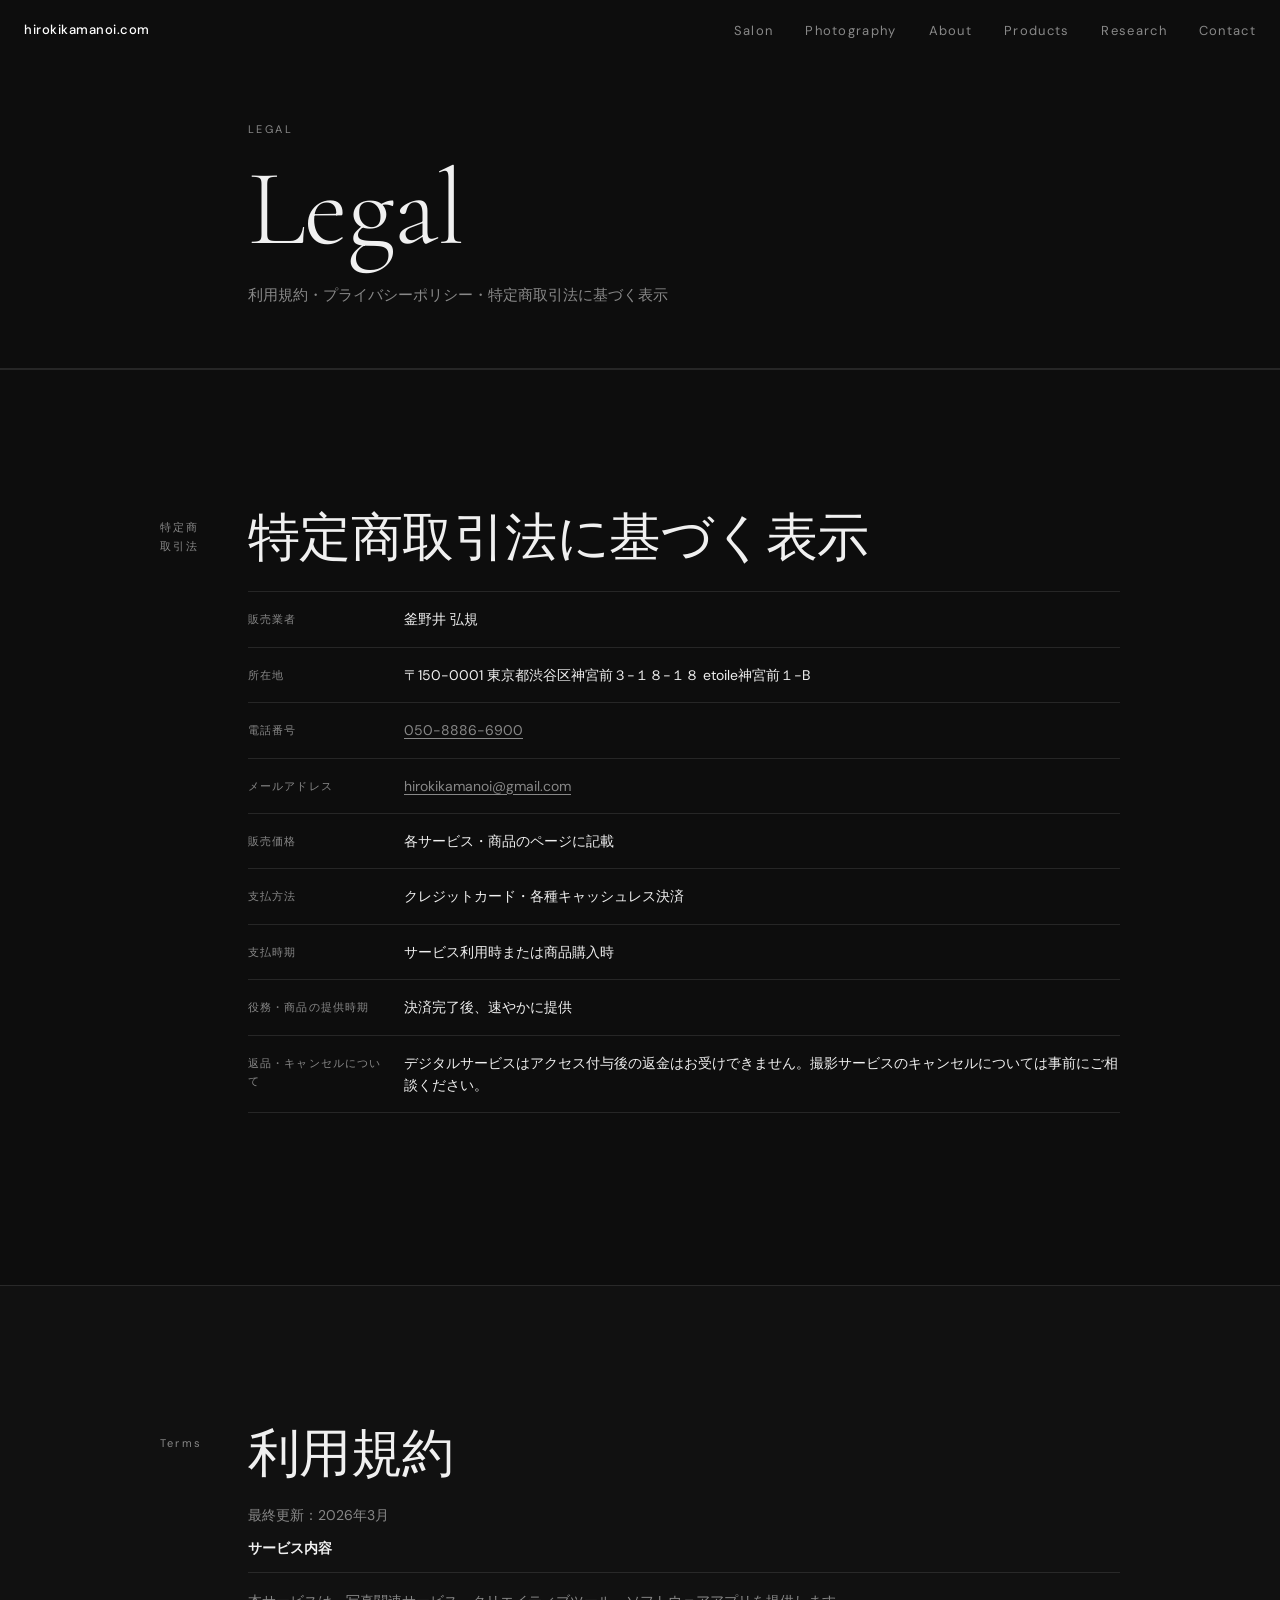
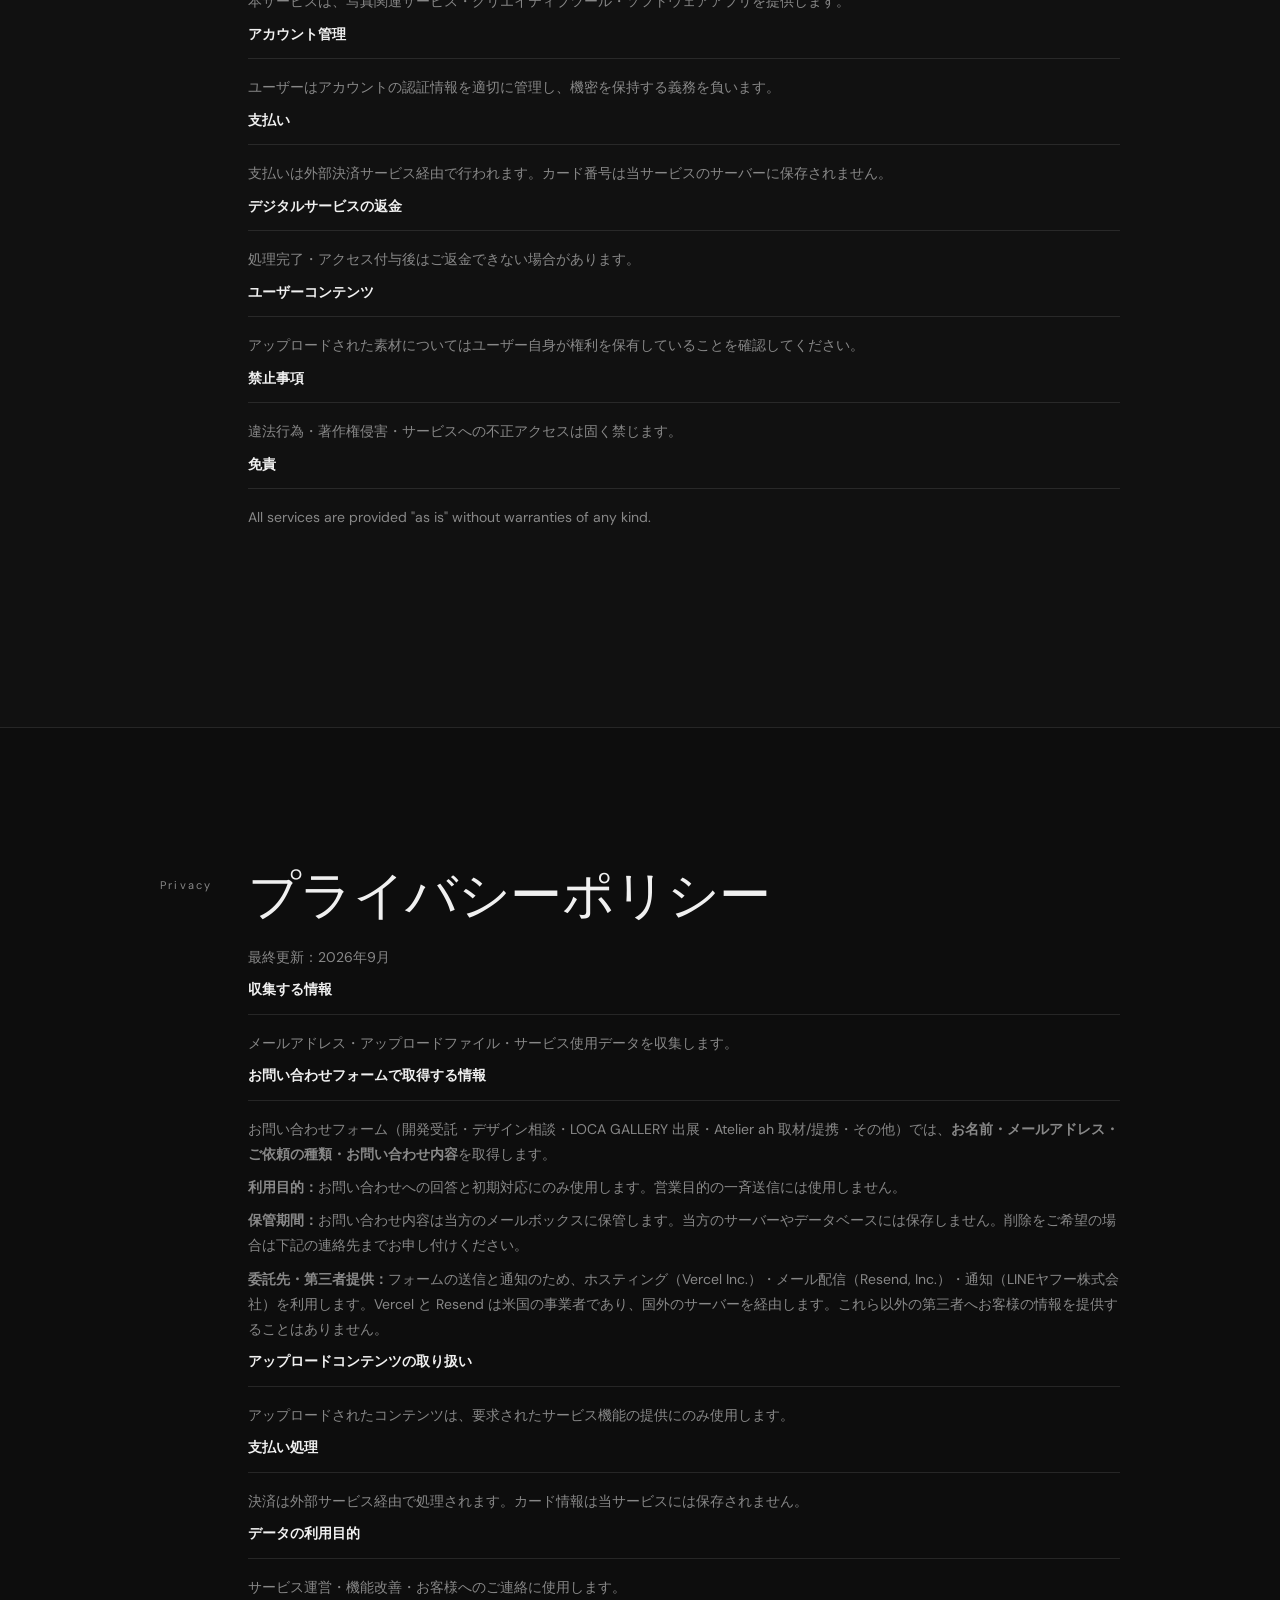
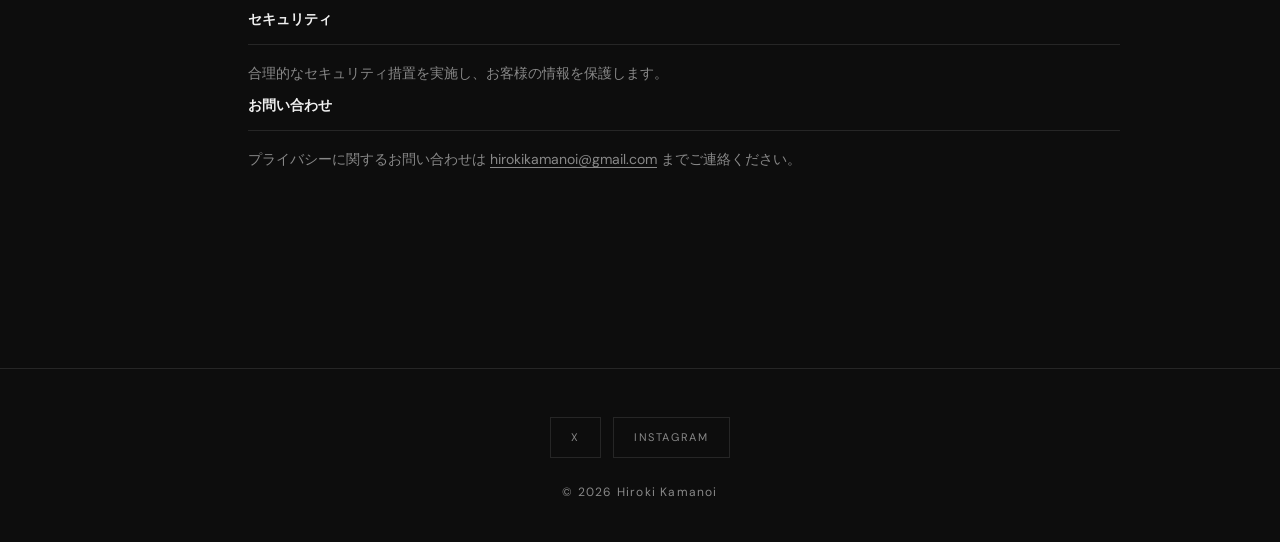
<file: legal.html>
<!DOCTYPE html>
<html lang="ja">
<head>
  <meta charset="UTF-8">
  <meta name="viewport" content="width=device-width, initial-scale=1.0">
  <meta name="description" content="KAMANOI — 利用規約・プライバシーポリシー・特定商取引法に基づく表示">
  <title>Legal — KAMANOI</title>
  <link rel="stylesheet" href="style.css">
</head>
<body>

  <nav id="nav">
    <a href="index.html" class="nav-logo">hirokikamanoi.com</a>
    <button class="nav-toggle" aria-label="メニュー" aria-expanded="false">
      <span></span><span></span><span></span>
    </button>
    <ul class="nav-links">
      <li><a href="hair-salon.html">Salon</a></li>
      <li><a href="photography.html">Photography</a></li>
      <li><a href="about.html">About</a></li>
      <li><a href="index.html#products">Products</a></li>
      <li><a href="index.html#research">Research</a></li>
      <li><a href="index.html#contact">Contact</a></li>
    </ul>
  </nav>

  <header class="page-header">
    <div class="page-header-inner">
      <p class="page-header-sub">Legal</p>
      <h1 class="page-header-title">Legal</h1>
      <p class="page-header-desc">利用規約・プライバシーポリシー・特定商取引法に基づく表示</p>
    </div>
  </header>

  <!-- 特定商取引法 -->
  <section class="section">
    <div class="section-inner">
      <div class="section-label">特定商取引法</div>
      <div class="section-body">
        <h2>特定商取引法に基づく表示</h2>
        <dl class="info-list legal-dl" style="margin-top:24px;">
          <div class="info-row">
            <dt>販売業者</dt>
            <dd>釜野井 弘規</dd>
          </div>
          <div class="info-row">
            <dt>所在地</dt>
            <dd>〒150-0001 東京都渋谷区神宮前３−１８−１８ etoile神宮前１−B</dd>
          </div>
          <div class="info-row">
            <dt>電話番号</dt>
            <dd><a href="tel:050-8886-6900" class="text-link">050-8886-6900</a></dd>
          </div>
          <div class="info-row">
            <dt>メールアドレス</dt>
            <dd><a href="mailto:hirokikamanoi@gmail.com" class="text-link">hirokikamanoi@gmail.com</a></dd>
          </div>
          <div class="info-row">
            <dt>販売価格</dt>
            <dd>各サービス・商品のページに記載</dd>
          </div>
          <div class="info-row">
            <dt>支払方法</dt>
            <dd>クレジットカード・各種キャッシュレス決済</dd>
          </div>
          <div class="info-row">
            <dt>支払時期</dt>
            <dd>サービス利用時または商品購入時</dd>
          </div>
          <div class="info-row">
            <dt>役務・商品の提供時期</dt>
            <dd>決済完了後、速やかに提供</dd>
          </div>
          <div class="info-row">
            <dt>返品・キャンセルについて</dt>
            <dd>デジタルサービスはアクセス付与後の返金はお受けできません。撮影サービスのキャンセルについては事前にご相談ください。</dd>
          </div>
        </dl>
      </div>
    </div>
  </section>

  <!-- 利用規約 -->
  <section class="section section--dark">
    <div class="section-inner">
      <div class="section-label">Terms</div>
      <div class="section-body legal-section">
        <h2>利用規約</h2>
        <p class="info-note">最終更新：2026年3月</p>
        <h3>サービス内容</h3>
        <p>本サービスは、写真関連サービス・クリエイティブツール・ソフトウェアアプリを提供します。</p>
        <h3>アカウント管理</h3>
        <p>ユーザーはアカウントの認証情報を適切に管理し、機密を保持する義務を負います。</p>
        <h3>支払い</h3>
        <p>支払いは外部決済サービス経由で行われます。カード番号は当サービスのサーバーに保存されません。</p>
        <h3>デジタルサービスの返金</h3>
        <p>処理完了・アクセス付与後はご返金できない場合があります。</p>
        <h3>ユーザーコンテンツ</h3>
        <p>アップロードされた素材についてはユーザー自身が権利を保有していることを確認してください。</p>
        <h3>禁止事項</h3>
        <p>違法行為・著作権侵害・サービスへの不正アクセスは固く禁じます。</p>
        <h3>免責</h3>
        <p>All services are provided "as is" without warranties of any kind.</p>
      </div>
    </div>
  </section>

  <!-- プライバシーポリシー -->
  <section class="section">
    <div class="section-inner">
      <div class="section-label">Privacy</div>
      <div class="section-body legal-section">
        <h2>プライバシーポリシー</h2>
        <p class="info-note">最終更新：2026年9月</p>
        <h3>収集する情報</h3>
        <p>メールアドレス・アップロードファイル・サービス使用データを収集します。</p>
        <h3>お問い合わせフォームで取得する情報</h3>
        <p>お問い合わせフォーム（開発受託・デザイン相談・LOCA GALLERY 出展・Atelier ah 取材/提携・その他）では、<strong>お名前・メールアドレス・ご依頼の種類・お問い合わせ内容</strong>を取得します。</p>
        <p><strong>利用目的：</strong>お問い合わせへの回答と初期対応にのみ使用します。営業目的の一斉送信には使用しません。</p>
        <p><strong>保管期間：</strong>お問い合わせ内容は当方のメールボックスに保管します。当方のサーバーやデータベースには保存しません。削除をご希望の場合は下記の連絡先までお申し付けください。</p>
        <p><strong>委託先・第三者提供：</strong>フォームの送信と通知のため、ホスティング（Vercel Inc.）・メール配信（Resend, Inc.）・通知（LINEヤフー株式会社）を利用します。Vercel と Resend は米国の事業者であり、国外のサーバーを経由します。これら以外の第三者へお客様の情報を提供することはありません。</p>
        <h3>アップロードコンテンツの取り扱い</h3>
        <p>アップロードされたコンテンツは、要求されたサービス機能の提供にのみ使用します。</p>
        <h3>支払い処理</h3>
        <p>決済は外部サービス経由で処理されます。カード情報は当サービスには保存されません。</p>
        <h3>データの利用目的</h3>
        <p>サービス運営・機能改善・お客様へのご連絡に使用します。</p>
        <h3>セキュリティ</h3>
        <p>合理的なセキュリティ措置を実施し、お客様の情報を保護します。</p>
        <h3>お問い合わせ</h3>
        <p>プライバシーに関するお問い合わせは <a href="mailto:hirokikamanoi@gmail.com" class="text-link">hirokikamanoi@gmail.com</a> までご連絡ください。</p>
      </div>
    </div>
  </section>

  <footer id="footer">
    <nav class="footer-sns" aria-label="SNS">
      <a href="https://twitter.com/HKakaGraffito" target="_blank" rel="noopener">X</a>
      <a href="https://www.instagram.com/kamanoi_ah/" target="_blank" rel="noopener">Instagram</a>
    </nav>
    <p>&copy; 2026 Hiroki Kamanoi</p>
  </footer>

  <script src="script.js"></script>
<!-- Cloudflare Web Analytics --><script type='module' src='https://static.cloudflareinsights.com/beacon.min.js' data-cf-beacon='{"token": "cbc9a39b60c5427c82c77121884cc1b8"}'></script><!-- End Cloudflare Web Analytics -->
</body>
</html>
</file>
<file: style.css>
@import url('https://fonts.googleapis.com/css2?family=Cormorant+Garamond:ital,wght@0,300;0,400;0,600;1,300;1,400;1,600&family=DM+Sans:ital,opsz,wght@0,9..40,300;0,9..40,400;0,9..40,500;1,9..40,300&display=swap');

/* ===== Reset & Base ===== */
*, *::before, *::after {
  box-sizing: border-box;
  margin: 0;
  padding: 0;
}

:root {
  --bg: #0d0d0d;
  --bg-alt: #111111;
  --text: #f0f0f0;
  --text-muted: #888;
  --accent: #ffffff;
  --border: rgba(255,255,255,0.1);
  --font: 'DM Sans', -apple-system, BlinkMacSystemFont, "Helvetica Neue", sans-serif;
  --font-serif: Georgia, "Times New Roman", serif;
  --font-display: 'Cormorant Garamond', Georgia, serif;
  --nav-h: 60px;
  --section-py: clamp(80px, 12vw, 140px);
  --max-w: 960px;
}

html {
  scroll-behavior: smooth;
  background: var(--bg);
}

body {
  font-family: var(--font);
  background: var(--bg);
  color: var(--text);
  line-height: 1.7;
  -webkit-font-smoothing: antialiased;
  transition: background-color 0.9s ease;
}

a {
  color: inherit;
  text-decoration: none;
}

ul {
  list-style: none;
}

/* ===== Navigation ===== */
#nav {
  position: fixed;
  top: 0;
  left: 0;
  right: 0;
  z-index: 100;
  height: var(--nav-h);
  display: flex;
  align-items: center;
  justify-content: space-between;
  padding: 0 24px;
  background: transparent;
  transition: background 0.3s;
}

#nav.scrolled {
  background: rgba(13,13,13,0.92);
  backdrop-filter: blur(12px);
  border-bottom: 1px solid var(--border);
}

.nav-logo {
  font-size: 13px;
  font-weight: 500;
  letter-spacing: 0.04em;
  color: var(--accent);
}

.nav-links {
  display: flex;
  gap: 32px;
}

.nav-links a {
  font-size: 13px;
  letter-spacing: 0.1em;
  color: var(--text-muted);
  transition: color 0.2s;
}

.nav-links a:hover {
  color: var(--accent);
}

.nav-toggle {
  display: none;
  flex-direction: column;
  gap: 5px;
  background: none;
  border: none;
  cursor: pointer;
  padding: 12px 8px;
  min-width: 44px;
  min-height: 44px;
  justify-content: center;
  align-items: center;
}

.nav-toggle span {
  display: block;
  width: 22px;
  height: 1px;
  background: var(--text);
  transition: transform 0.3s, opacity 0.3s;
}

/* ===== Hero ===== */
#hero {
  min-height: 100vh;
  min-height: 100svh;
  display: flex;
  align-items: center;
  justify-content: center;
  text-align: center;
  padding: var(--nav-h) 24px 0;
  position: relative;
  isolation: isolate;
  background-image: url('images/hero-bg.jpg');
  background-size: cover;
  background-position: center;
}

#hero::before {
  content: '';
  position: absolute;
  inset: 0;
  background: rgba(0, 0, 0, 0.35);
  z-index: 1;
}

.hero-inner {
  display: flex;
  flex-direction: column;
  align-items: center;
  gap: 16px;
  position: relative;
  z-index: 3;   /* above canvas (2) and overlay (1) */
}

.hero-sub {
  font-size: 12px;
  letter-spacing: 0.3em;
  color: var(--text-muted);
  text-transform: uppercase;
}

.hero-name {
  font-family: var(--font-display);
  font-size: clamp(54px, 10vw, 124px);
  font-weight: 300;
  letter-spacing: 0.01em;
  line-height: 0.95;
  color: var(--accent);
  animation: heroNameReveal 1.4s cubic-bezier(0.16, 1, 0.3, 1) 0.2s both;
}

.hero-roles {
  display: flex;
  flex-wrap: wrap;
  justify-content: center;
  gap: 8px;
  font-size: 12px;
  letter-spacing: 0.22em;
  color: var(--text-muted);
  text-transform: uppercase;
  margin-top: 16px;
  animation: heroSubReveal 0.9s cubic-bezier(0.16, 1, 0.3, 1) 1.1s both;
}

.hero-roles .sep {
  color: rgba(255,255,255,0.2);
}

.hero-scroll {
  position: absolute;
  bottom: 40px;
  font-size: 20px;
  color: var(--text-muted);
  animation: heroSubReveal 0.9s ease 1.6s both, bounce 2s 2.5s infinite;
  transition: color 0.2s;
  z-index: 1;
}

.hero-scroll:hover {
  color: var(--accent);
}

@keyframes bounce {
  0%, 100% { transform: translateY(0); }
  50% { transform: translateY(8px); }
}

@keyframes heroNameReveal {
  from {
    opacity: 0;
    transform: translateY(40px);
    filter: blur(10px);
  }
  to {
    opacity: 1;
    transform: translateY(0);
    filter: blur(0);
  }
}

@keyframes heroSubReveal {
  from {
    opacity: 0;
    transform: translateY(16px);
  }
  to {
    opacity: 1;
    transform: translateY(0);
  }
}

@keyframes lineDraw {
  from { transform: scaleX(0); }
  to { transform: scaleX(1); }
}

/* ===== Sections ===== */
.section {
  padding: var(--section-py) 24px;
  border-top: 1px solid var(--border);
}

.section--dark {
  background: var(--bg-alt);
}

.section-inner {
  max-width: var(--max-w);
  margin: 0 auto;
  display: grid;
  grid-template-columns: 48px 1fr;
  gap: 0 40px;
  align-items: start;
}

.section-label {
  font-size: 11px;
  letter-spacing: 0.2em;
  color: var(--text-muted);
  padding-top: 8px;
}

.section-body h2 {
  font-family: var(--font-display);
  font-size: clamp(28px, 5vw, 52px);
  font-weight: 400;
  letter-spacing: -0.01em;
  line-height: 1.1;
  margin-bottom: 20px;
}

.section-body h2 em {
  font-style: italic;
  font-family: var(--font-display);
}

.section-desc {
  font-size: 15px;
  color: var(--text-muted);
  line-height: 1.8;
  max-width: 600px;
  margin-bottom: 32px;
}

/* ===== Info list (salon) ===== */
.info-list {
  margin-bottom: 32px;
}

.info-row {
  display: grid;
  grid-template-columns: 48px 1fr;
  gap: 8px 16px;
  padding: 16px 0;
  border-top: 1px solid var(--border);
}

.info-row:last-child {
  border-bottom: 1px solid var(--border);
}

dt {
  font-size: 11px;
  letter-spacing: 0.1em;
  color: var(--text-muted);
  text-transform: uppercase;
  padding-top: 2px;
}

dd {
  font-size: 14px;
  line-height: 1.6;
}

/* ===== Button ===== */
.btn {
  display: inline-block;
  padding: 13px 32px;
  border: 1px solid rgba(255,255,255,0.28);
  font-size: 12px;
  letter-spacing: 0.14em;
  text-transform: uppercase;
  transition: background 0.3s cubic-bezier(0.16,1,0.3,1),
              border-color 0.3s,
              color 0.3s,
              transform 0.25s cubic-bezier(0.16,1,0.3,1);
}

.btn:hover {
  background: var(--accent);
  border-color: var(--accent);
  color: var(--bg);
  transform: translateY(-2px);
}

.btn-row {
  display: flex;
  gap: 12px;
  flex-wrap: wrap;
}

/* ===== Gallery placeholder ===== */
.gallery-placeholder {
  aspect-ratio: 16 / 7;
  border: 1px solid var(--border);
  display: flex;
  align-items: center;
  justify-content: center;
  max-width: 640px;
}

.placeholder-text {
  font-size: 12px;
  letter-spacing: 0.15em;
  color: var(--text-muted);
}

/* ===== Product list ===== */
.product-list {
  display: flex;
  flex-direction: column;
  border-top: 1px solid var(--border);
}

.product-item {
  display: flex;
  align-items: baseline;
  gap: 20px;
  padding: 18px 0;
  border-bottom: 1px solid var(--border);
}

.product-name {
  font-size: 15px;
  font-weight: 600;
  white-space: nowrap;
  min-width: 100px;
}

.product-desc {
  font-size: 13px;
  color: var(--text-muted);
  line-height: 1.5;
}

/* ===== Research list ===== */
.research-list {
  border-top: 1px solid var(--border);
  display: flex;
  flex-direction: column;
}

.research-list li {
  padding: 16px 0;
  border-bottom: 1px solid var(--border);
  font-size: 14px;
  color: var(--text-muted);
  line-height: 1.6;
}

/* ===== Page Header ===== */
.page-header {
  min-height: 40svh;
  display: flex;
  align-items: flex-end;
  padding: calc(var(--nav-h) + 60px) 24px 60px;
  border-bottom: 1px solid var(--border);
  position: relative;
}

.page-header--bg {
  min-height: 60svh;
  background-size: cover;
  background-position: center;
  border-bottom: none;
}

.page-header--bg::before {
  content: '';
  position: absolute;
  inset: 0;
  background: rgba(0, 0, 0, 0.52);
  z-index: 0;
}

.page-header--bg .page-header-inner {
  position: relative;
  z-index: 1;
}

.page-header--salon {
  background-image: url('images/salon-bg.jpg');
}

.page-header-inner {
  max-width: var(--max-w);
  width: 100%;
  margin: 0 auto;
  padding-left: 88px;
}

.page-header-sub {
  font-size: 11px;
  letter-spacing: 0.22em;
  color: var(--text-muted);
  text-transform: uppercase;
  margin-bottom: 16px;
  animation: heroSubReveal 0.7s ease 0.15s both;
}

.page-header-title {
  font-family: var(--font-display);
  font-size: clamp(48px, 9vw, 108px);
  font-weight: 300;
  letter-spacing: -0.01em;
  line-height: 1;
  margin-bottom: 20px;
  animation: heroNameReveal 1.3s cubic-bezier(0.16, 1, 0.3, 1) 0.4s both;
}

.page-header-title em {
  font-style: italic;
  font-family: var(--font-display);
}

.page-header-desc {
  font-size: 15px;
  color: var(--text-muted);
  max-width: 480px;
  line-height: 1.7;
  animation: heroSubReveal 0.8s ease 0.85s both;
}

/* ===== Nav active ===== */
.nav-active {
  color: var(--accent) !important;
}

/* ===== Text link ===== */
.text-link {
  color: var(--text-muted);
  text-decoration: underline;
  text-underline-offset: 3px;
  transition: color 0.2s;
}

.text-link:hover {
  color: var(--accent);
}

/* ===== Info note ===== */
.info-note {
  font-size: 13px;
  color: var(--text-muted);
  margin-top: 8px;
  display: block;
  line-height: 1.7;
}

/* ===== Concept list ===== */
.concept-list {
  border-top: 1px solid var(--border);
  margin-top: 32px;
}

.concept-item {
  display: grid;
  grid-template-columns: 160px 1fr;
  gap: 16px;
  padding: 20px 0;
  border-bottom: 1px solid var(--border);
  align-items: baseline;
}

.concept-key {
  font-size: 13px;
  font-style: italic;
  font-family: var(--font-serif);
  color: var(--text-muted);
}

.concept-val {
  font-size: 14px;
  line-height: 1.7;
}

/* ===== Menu ===== */
.menu-category {
  font-size: 10px;
  letter-spacing: 0.25em;
  text-transform: uppercase;
  color: var(--text-muted);
  margin: 48px 0 0;
  padding-bottom: 12px;
  border-bottom: 1px solid var(--border);
  font-weight: 400;
}

.menu-list {
  margin-bottom: 0;
}

.menu-item {
  display: flex;
  justify-content: space-between;
  align-items: baseline;
  padding: 16px 0;
  border-bottom: 1px solid rgba(255,255,255,0.05);
  gap: 32px;
}

.menu-name {
  font-family: var(--font-serif);
  font-size: 15px;
  font-style: italic;
  font-weight: 400;
  display: flex;
  flex-direction: column;
  gap: 4px;
  letter-spacing: 0.01em;
}

.menu-note {
  font-family: var(--font);
  font-style: normal;
  font-size: 11px;
  letter-spacing: 0.05em;
  color: var(--text-muted);
}

.menu-price {
  font-family: var(--font);
  font-size: 13px;
  font-weight: 300;
  color: var(--text-muted);
  white-space: nowrap;
  flex-shrink: 0;
  letter-spacing: 0.03em;
}

/* ===== Notices ===== */
.notice-list {
  display: flex;
  flex-direction: column;
  gap: 40px;
  margin-top: 32px;
}

.notice-date {
  font-size: 11px;
  letter-spacing: 0.1em;
  color: var(--text-muted);
  display: block;
  margin-bottom: 8px;
}

.notice-title {
  font-size: 16px;
  font-weight: 600;
  margin-bottom: 12px;
}

.notice-body {
  font-size: 14px;
  color: var(--text-muted);
  line-height: 1.8;
}

/* ===== Awards ===== */
.award-list {
  border-top: 1px solid var(--border);
  margin-top: 24px;
}

.award-item {
  padding: 16px 0;
  border-bottom: 1px solid var(--border);
  font-size: 14px;
  line-height: 1.6;
}

/* ===== Timeline ===== */
.timeline-list {
  border-top: 1px solid var(--border);
  margin-top: 24px;
}

.timeline-item {
  display: grid;
  grid-template-columns: 80px 1fr;
  gap: 24px;
  padding: 20px 0;
  border-bottom: 1px solid var(--border);
  align-items: baseline;
}

.timeline-year {
  font-size: 13px;
  color: var(--text-muted);
  letter-spacing: 0.05em;
}

.timeline-desc {
  font-size: 14px;
  line-height: 1.6;
}

/* ===== Sub heading ===== */
.sub-heading {
  font-size: 11px;
  letter-spacing: 0.2em;
  text-transform: uppercase;
  color: var(--text-muted);
  margin-top: 48px;
  margin-bottom: 0;
  font-weight: 400;
}

/* ===== Photo categories ===== */
.photo-category-grid {
  display: grid;
  grid-template-columns: repeat(4, 1fr);
  gap: 2px;
  margin-top: 32px;
}

.photo-category-cell {
  aspect-ratio: 3/4;
  display: flex;
  align-items: flex-end;
  padding: 20px;
  font-size: 12px;
  letter-spacing: 0.1em;
  text-transform: uppercase;
  color: #fff;
  background-size: cover;
  background-position: center;
  position: relative;
  overflow: hidden;
  cursor: default;
}

.photo-category-cell::before {
  content: '';
  position: absolute;
  inset: 0;
  background: linear-gradient(to top, rgba(0,0,0,0.65) 0%, rgba(0,0,0,0.1) 60%);
  transition: background 0.4s;
}

.photo-category-cell:hover::before {
  background: linear-gradient(to top, rgba(0,0,0,0.75) 0%, rgba(0,0,0,0.25) 60%);
}

.photo-category-cell span {
  position: relative;
  z-index: 1;
}

/* ===== Lightbox ===== */
.lightbox {
  position: fixed;
  inset: 0;
  z-index: 500;
  background: rgba(0, 0, 0, 0.92);
  display: flex;
  align-items: center;
  justify-content: center;
  padding: 20px;
  opacity: 0;
  pointer-events: none;
  transition: opacity 0.3s;
}

.lightbox.active {
  opacity: 1;
  pointer-events: auto;
}

.lightbox img {
  max-width: 100%;
  max-height: 90svh;
  object-fit: contain;
  transform: scale(0.94);
  transition: transform 0.35s cubic-bezier(0.16, 1, 0.3, 1);
  display: block;
}

.lightbox.active img {
  transform: scale(1);
}

.lightbox-close {
  position: absolute;
  top: 20px;
  right: 24px;
  color: #fff;
  font-size: 32px;
  line-height: 1;
  background: none;
  border: none;
  cursor: pointer;
  opacity: 0.6;
  transition: opacity 0.2s;
  padding: 4px 8px;
}

.lightbox-close:hover {
  opacity: 1;
}

/* ===== Legal ===== */
.legal-section {
  margin-bottom: 48px;
}

.legal-section h3 {
  font-size: 14px;
  font-weight: 600;
  margin-bottom: 16px;
  padding-bottom: 12px;
  border-bottom: 1px solid var(--border);
}

.legal-section p,
.legal-section li {
  font-size: 14px;
  color: var(--text-muted);
  line-height: 1.8;
  margin-bottom: 8px;
}

.legal-dl {
  display: flex;
  flex-direction: column;
}

.legal-dl .info-row {
  grid-template-columns: 140px 1fr;
}

/* ===== Book list ===== */
.book-list {
  border-top: 1px solid var(--border);
  margin-top: 24px;
}

.book-item {
  display: flex;
  align-items: baseline;
  gap: 20px;
  padding: 16px 0;
  border-bottom: 1px solid var(--border);
  font-size: 14px;
}

.book-title {
  flex: 1;
}

.book-title--link {
  display: block;
  transition: opacity 0.2s;
}
.book-title--link:hover {
  opacity: 0.6;
}

.book-status {
  font-size: 12px;
  color: var(--text-muted);
  white-space: nowrap;
}

/* ===== Chapter ===== */
.chapter {
  padding: var(--section-py) 24px;
  position: relative;
  background-size: cover;
  background-position: center;
}

.chapter::before {
  content: '';
  position: absolute;
  inset: 0;
  z-index: 0;
}

.chapter-inner {
  max-width: var(--max-w);
  margin: 0 auto;
  position: relative;
  z-index: 1;
}

.chapter-header {
  display: flex;
  align-items: baseline;
  gap: 24px;
  padding-bottom: 24px;
  border-bottom: none;
  margin-bottom: clamp(40px, 6vw, 64px);
  position: relative;
}

.chapter-header::after {
  content: '';
  position: absolute;
  bottom: 0;
  left: 0;
  width: 100%;
  height: 1px;
  background: var(--border);
  transform: scaleX(0);
  transform-origin: left center;
  transition: transform 1.1s cubic-bezier(0.16, 1, 0.3, 1) 0.3s;
}

/* chapter-header の visible は revealObserver が付与 */

.chapter-header.visible::after {
  transform: scaleX(1);
}

.chapter-num {
  font-size: 11px;
  letter-spacing: 0.2em;
  color: var(--text-muted);
  flex-shrink: 0;
}

.chapter-title {
  font-family: var(--font-display);
  font-size: clamp(40px, 7vw, 84px);
  font-weight: 300;
  letter-spacing: -0.01em;
  line-height: 1;
}

.chapter-title-link {
  color: inherit;
  text-decoration: none;
  border-bottom: 1px solid rgba(255, 255, 255, 0.25);
  padding-bottom: 2px;
  transition: border-color 0.2s;
}

.chapter-title-link::after {
  content: ' ↗';
  font-size: 0.55em;
  vertical-align: super;
  opacity: 0.5;
  transition: opacity 0.2s;
}

.chapter-title-link:hover {
  border-color: rgba(255, 255, 255, 0.8);
}

.chapter-title-link:hover::after {
  opacity: 1;
}

.chapter-desc {
  font-size: 15px;
  color: var(--text-muted);
  line-height: 1.8;
  max-width: 600px;
  margin-bottom: 36px;
}

.chapter-sub-role {
  font-family: var(--font-display);
  font-size: clamp(13px, 2vw, 15px);
  font-weight: 300;
  font-style: italic;
  letter-spacing: 0.12em;
  color: rgba(255,255,255,0.45);
  margin-top: -20px;
  margin-bottom: 36px;
}

/* ===== Reveal ===== */
.reveal {
  opacity: 0;
  transform: translateY(32px) perspective(800px) rotateX(3deg);
  transition: opacity 0.8s cubic-bezier(0.16, 1, 0.3, 1), transform 0.8s cubic-bezier(0.16, 1, 0.3, 1);
}

.reveal--delayed {
  transition-delay: 0.15s;
}

.reveal.visible {
  opacity: 1;
  transform: translateY(0) perspective(800px) rotateX(0deg);
}

/* ===== Chapter backgrounds + color tints ===== */
#salon { background-image: url('images/salon-bg.jpg'); }
#salon::before { background: rgba(25, 12, 3, 0.70); }

#photography { background-image: url('images/photography-bg.jpg'); }
#photography::before { background: rgba(3, 10, 28, 0.70); }

#products { background-image: url('images/products-bg.jpg'); background-position: center top; }
#products::before { background: rgba(5, 20, 3, 0.72); }

#research { background-image: url('images/research-bg.jpg'); }
#research::before { background: rgba(18, 4, 28, 0.72); }

#contact { background-image: url('images/contact-bg.jpg'); }
#contact::before { background: rgba(5, 5, 5, 0.75); }

/* ===== Atelier ah Logo ===== */
.salon-logo {
  display: block;
  width: 200px;
  margin-bottom: 24px;
  filter: invert(1);
  mix-blend-mode: screen;
}

.salon-logo--header {
  width: 240px;
  margin: 0 auto 24px;
}

/* ===== Salon Gallery ===== */
.salon-gallery {
  margin-top: 40px;
}

.salon-gallery__grid {
  display: grid;
  grid-template-columns: repeat(3, 1fr);
  gap: 3px;
}

.salon-gallery__grid div {
  overflow: hidden;
  aspect-ratio: 1;
}

.salon-gallery__grid img {
  width: 100%;
  height: 100%;
  object-fit: cover;
  display: block;
  transition: transform 0.7s ease, opacity 0.3s;
}

.salon-gallery__grid div:hover img {
  transform: scale(1.04);
  opacity: 0.8;
}

/* ===== Product tag ===== */
.product-tag {
  font-size: 10px;
  letter-spacing: 0.1em;
  color: var(--text-muted);
  border: 1px solid var(--border);
  padding: 2px 7px;
  margin-left: 8px;
  vertical-align: middle;
}

.product-name--link {
  transition: color 0.2s;
}

.product-name--link:hover {
  color: var(--text-muted);
}

/* ===== Custom Cursor ===== */
.cursor-dot,
.cursor-ring {
  position: fixed;
  pointer-events: none;
  z-index: 9999;
  border-radius: 50%;
  transform: translate(-50%, -50%);
  will-change: transform;
}

.cursor-dot {
  width: 5px;
  height: 5px;
  background: #fff;
  transition: opacity 0.3s, transform 0.15s;
}

.cursor-ring {
  width: 30px;
  height: 30px;
  border: 1px solid rgba(255,255,255,0.45);
  transition: width 0.35s cubic-bezier(0.16,1,0.3,1),
              height 0.35s cubic-bezier(0.16,1,0.3,1),
              border-color 0.35s,
              opacity 0.3s;
}

.cursor-ring.hovered {
  width: 52px;
  height: 52px;
  border-color: rgba(255,255,255,0.75);
}

.cursor-dot.hidden,
.cursor-ring.hidden {
  opacity: 0;
}

/* ===== Stagger items ===== */
.stagger-item {
  opacity: 0;
  transform: translateX(-14px);
  transition: opacity 0.55s cubic-bezier(0.16,1,0.3,1),
              transform 0.55s cubic-bezier(0.16,1,0.3,1);
}

.stagger-item.visible {
  opacity: 1;
  transform: translateX(0);
}

/* ===== Product 3D hover ===== */
.product-item {
  transform-style: preserve-3d;
  transition: transform 0.35s cubic-bezier(0.16,1,0.3,1);
}

.product-item:hover {
  transform: translateX(10px);
}

/* stagger と product-item が共存する場合、duration を stagger に合わせる */
.product-item.stagger-item {
  transition: opacity 0.55s cubic-bezier(0.16,1,0.3,1),
              transform 0.55s cubic-bezier(0.16,1,0.3,1);
}

.product-item.stagger-item.visible {
  opacity: 1;
  transform: translateX(0);
}

.product-item.stagger-item.visible:hover {
  transform: translateX(10px);
}

/* ===== SNS links (contact section) ===== */
.sns-row {
  display: flex;
  gap: 12px;
  flex-wrap: wrap;
  margin-top: 32px;
}

.sns-link {
  display: inline-flex;
  align-items: center;
  gap: 10px;
  padding: 12px 22px;
  border: 1px solid var(--border);
  font-size: 12px;
  letter-spacing: 0.1em;
  color: var(--text-muted);
  transition: color 0.28s, border-color 0.28s,
              transform 0.28s cubic-bezier(0.16, 1, 0.3, 1);
}

.sns-link:hover {
  color: var(--accent);
  border-color: rgba(255, 255, 255, 0.45);
  transform: translateY(-2px);
}

.sns-link svg {
  flex-shrink: 0;
  transition: opacity 0.28s;
  opacity: 0.65;
}

.sns-link:hover svg {
  opacity: 1;
}

.sns-handle {
  font-size: 11px;
  letter-spacing: 0.05em;
}

/* ===== Footer ===== */
#footer {
  padding: 48px 24px 40px;
  text-align: center;
  border-top: 1px solid var(--border);
  font-size: 12px;
  color: var(--text-muted);
  letter-spacing: 0.1em;
}

.footer-sns {
  display: flex;
  justify-content: center;
  gap: 12px;
  margin-bottom: 24px;
}

.footer-sns a {
  display: inline-flex;
  align-items: center;
  gap: 8px;
  padding: 10px 20px;
  border: 1px solid var(--border);
  font-size: 11px;
  letter-spacing: 0.15em;
  color: var(--text-muted);
  text-transform: uppercase;
  transition: color 0.25s, border-color 0.25s,
              transform 0.25s cubic-bezier(0.16, 1, 0.3, 1);
}

.footer-sns a:hover {
  color: var(--accent);
  border-color: rgba(255, 255, 255, 0.4);
  transform: translateY(-2px);
}

.footer-sns svg {
  opacity: 0.65;
  transition: opacity 0.25s;
}

.footer-sns a:hover svg {
  opacity: 1;
}

/* ===== Mobile ===== */
@media (max-width: 640px) {
  :root {
    --section-py: 80px;
  }

  .chapter-header {
    gap: 16px;
    padding-bottom: 20px;
    margin-bottom: 32px;
  }

  .nav-links {
    display: flex;
    position: fixed;
    top: var(--nav-h);
    left: 0;
    right: 0;
    bottom: 0;
    background: var(--bg);
    flex-direction: column;
    align-items: center;
    justify-content: center;
    gap: 40px;
    z-index: 99;
    opacity: 0;
    pointer-events: none;
    transition: opacity 0.25s;
  }

  .nav-links.open {
    opacity: 1;
    pointer-events: auto;
  }

  .nav-links a {
    font-size: 18px;
    letter-spacing: 0.15em;
    color: var(--text);
  }

  .nav-toggle {
    display: flex;
  }

  .nav-toggle[aria-expanded="true"] span:nth-child(1) {
    transform: translateY(6px) rotate(45deg);
  }
  .nav-toggle[aria-expanded="true"] span:nth-child(2) {
    opacity: 0;
  }
  .nav-toggle[aria-expanded="true"] span:nth-child(3) {
    transform: translateY(-6px) rotate(-45deg);
  }

  .section-inner {
    grid-template-columns: 1fr;
    gap: 12px;
  }

  .section-label {
    padding-top: 0;
  }

  .product-item {
    flex-direction: column;
    gap: 4px;
  }

  .product-name {
    min-width: unset;
  }

  .salon-gallery__grid {
    grid-template-columns: repeat(2, 1fr);
  }

  .page-header-inner {
    padding-left: 0;
  }

  .concept-item {
    grid-template-columns: 1fr;
    gap: 8px;
  }

  .timeline-item {
    grid-template-columns: 64px 1fr;
    gap: 16px;
  }

  .photo-category-grid {
    grid-template-columns: repeat(2, 1fr);
  }

  .legal-dl .info-row {
    grid-template-columns: 1fr;
  }

  .info-row {
    grid-template-columns: 1fr;
    gap: 4px;
  }
}

/* ===== Journey background（スクロールで宇宙→空→木（螺旋）→水面→水中） ===== */
#journey-canvas {
  position: fixed;
  inset: 0;
  z-index: 1;
  pointer-events: none;
}

/* 旅の現在地レール（右端） */
#journey-rail {
  position: fixed;
  right: 22px;
  top: 50%;
  transform: translateY(-50%);
  z-index: 150;
  display: flex;
  flex-direction: column;
  gap: 18px;
}

.journey-rail-dot {
  position: relative;
  width: 8px;
  height: 8px;
  border-radius: 50%;
  border: 1px solid rgba(255, 255, 255, 0.45);
  background: transparent;
  padding: 0;
  cursor: pointer;
  transition: background 0.3s, box-shadow 0.3s, border-color 0.3s;
}

.journey-rail-dot.active {
  background: #fff;
  border-color: #fff;
  box-shadow: 0 0 10px rgba(255, 255, 255, 0.8);
}

.journey-rail-dot::after {
  content: none;   /* 場面名（Space〜Deep）の表記は非表示・ドットのナビのみ残す */
  position: absolute;
  right: 18px;
  top: 50%;
  transform: translateY(-50%);
  font-family: var(--font);
  font-size: 10px;
  letter-spacing: 0.18em;
  text-transform: uppercase;
  color: rgba(255, 255, 255, 0.85);
  text-shadow: 0 1px 8px rgba(0, 0, 0, 0.6);
  opacity: 0;
  transition: opacity 0.25s;
  pointer-events: none;
  white-space: nowrap;
}

.journey-rail-dot:hover::after,
.journey-rail-dot.active::after {
  opacity: 1;
}

@media (max-width: 760px) {
  #journey-rail { right: 12px; }
}

/* 元のセクション背景写真：粒子の奥でクロスフェード */
#journey-bg {
  position: fixed;
  inset: 0;
  z-index: 0;
  background: var(--bg);
  pointer-events: none;
}

.journey-bg-layer {
  position: absolute;
  inset: 0;
  background-size: cover;
  background-position: center;
  opacity: 0;
  transition: opacity 1.1s ease;
}

.journey-bg-layer.on {
  opacity: 1;
}

/* 空（Salon）と木（Photography）：写真ウィンドウが流れるピン留めギャラリー */
html.journey-on #salon {
  height: 480vh;
  padding: 0;
}

html.journey-on #photography {
  height: 640vh;
  padding: 0;
}

html.journey-on #salon .chapter-inner,
html.journey-on #photography .chapter-inner {
  position: sticky;
  top: 0;
  height: 100vh;
  height: 100svh;
  max-width: none;
  overflow: hidden;
}

/* ===== 統一レイアウト：大見出し＝左上固定（4セクション共通） ===== */
html.journey-on #salon .chapter-header,
html.journey-on #photography .chapter-header,
html.journey-on #products .chapter-header,
html.journey-on #research .chapter-header {
  position: absolute;
  top: calc(var(--nav-h) + 28px);
  left: clamp(24px, 6vw, 80px);
  z-index: 300;
  margin: 0;
}

/* ===== 統一情報パネル：見出し直下に同幅・同濃度のガラスカード（4セクション共通）
   ウィンドウ（z最大234）より上＝ボタン・文章が常に読める／押せる ===== */
html.journey-on #salon .chapter-content,
html.journey-on #photography .chapter-content,
html.journey-on #products .chapter-content,
html.journey-on #research .chapter-content {
  position: absolute;
  left: clamp(24px, 6vw, 80px);
  top: calc(var(--nav-h) + 146px);
  transform: none;
  opacity: 1;
  z-index: 300;
  width: min(380px, 40vw);
  max-width: none;
  margin: 0;
  padding: 26px 28px;
  background: rgba(10, 14, 18, 0.38);
  backdrop-filter: blur(14px);
  -webkit-backdrop-filter: blur(14px);
  border: 1px solid rgba(255, 255, 255, 0.12);
  border-radius: 14px;
}

/* journey中は写真集見出しを隠す（写真集はウィンドウとして流れる） */
html.journey-on #products .sub-heading {
  display: none;
}

/* 写真の上に乗る文字の可読性（うっすら影） */
html.journey-on .chapter-title,
html.journey-on .chapter-num,
html.journey-on .chapter-desc,
html.journey-on .hero-name,
html.journey-on .hero-roles {
  text-shadow: 0 1px 14px rgba(0, 0, 0, 0.5);
}

html.journey-on .photo-flow {
  position: absolute;
  inset: 0;
  perspective: 1100px;
}

html.journey-on .photo-flow-item {
  position: absolute;
  top: 50%;
  left: 50%;
  width: min(500px, 76vw);
  margin-left: calc(min(500px, 76vw) / -2);
  border-radius: 16px;
  overflow: hidden;
  border: 1px solid rgba(255, 255, 255, 0.14);
  background: rgba(12, 18, 24, 0.45);   /* 読み込み中の下地 */
  box-shadow: 0 30px 80px rgba(0, 0, 0, 0.5);
  opacity: 0;
  pointer-events: none;
  will-change: transform, opacity, filter;
}

html.journey-on .photo-flow-item img {
  display: block;
  width: 100%;
  height: auto;
}

@media (max-width: 760px) {
  /* スマホは写真が主役：ウィンドウは画面上側1/3でロックし、
     パネルは下部でコンパクトに（ロック中の写真とパネルが重ならない構図） */
  html.journey-on .photo-flow-item,
  html.journey-on .product-item,
  html.journey-on .research-list > li {
    top: 34%;
  }
  /* 縦長写真でも下部パネルに届かない幅に絞る */
  html.journey-on .photo-flow-item {
    width: min(420px, 64vw);
    margin-left: calc(min(420px, 64vw) / -2);
  }

  html.journey-on #salon .chapter-content,
  html.journey-on #photography .chapter-content,
  html.journey-on #products .chapter-content,
  html.journey-on #research .chapter-content {
    top: auto;
    bottom: calc(20px + env(safe-area-inset-bottom));
    width: auto;
    max-width: 88vw;
    padding: 14px 18px 16px;
  }

  /* パネル内を圧縮（ロゴ・文字・ボタン・余白） */
  html.journey-on .chapter-content .salon-logo {
    width: 88px;
    margin-bottom: 8px;
  }
  html.journey-on .chapter-content .chapter-desc {
    font-size: 12px;
    line-height: 1.65;
    margin-bottom: 10px;
  }
  html.journey-on .chapter-content .info-list {
    margin-bottom: 10px;
  }
  html.journey-on .chapter-content .info-row dt,
  html.journey-on .chapter-content .info-row dd {
    font-size: 11px;
    line-height: 1.5;
  }
  html.journey-on .chapter-content .chapter-sub-role {
    font-size: 11px;
  }
  html.journey-on .chapter-content .btn-row {
    margin-top: 4px;
  }
  html.journey-on .chapter-content .btn {
    padding: 10px 18px;
    font-size: 12px;
  }

  /* 流れるウィンドウ自体もスマホでは引き締める */
  html.journey-on .product-item {
    padding: 18px 20px;
  }
  html.journey-on .research-list > li {
    padding: 16px 18px;
  }
}

/* WebGL有効時：背景は粒子世界がすべて担う。コンテンツは粒子の上に置く */
html.journey-on #hero,
html.journey-on .chapter,
html.journey-on #footer {
  position: relative;
  z-index: 2;
}

html.journey-on .chapter-inner,
html.journey-on .hero-inner {
  will-change: transform, opacity;
}

/* ===== Products：螺旋を回って正面に来る大型ウィンドウギャラリー ===== */
html.journey-on #products {
  height: 980vh;   /* スクロール量がギャラリーの進行になる */
  padding: 0;
}

html.journey-on #products .chapter-inner {
  position: sticky;
  top: 0;
  height: 100vh;
  height: 100svh;
  max-width: none;
  overflow: hidden;
}

html.journey-on .product-list {
  position: absolute;
  inset: 0;
  border-top: none;
  perspective: 1100px;
  display: block;
}

html.journey-on .product-item {
  position: absolute;
  top: 50%;
  left: 50%;
  width: min(560px, 86vw);
  margin-left: calc(min(560px, 86vw) / -2);
  flex-direction: column;
  align-items: flex-start;
  gap: 12px;
  padding: clamp(28px, 4vw, 44px);
  border: 1px solid rgba(255, 255, 255, 0.16);
  border-bottom: 1px solid rgba(255, 255, 255, 0.16);
  border-radius: 16px;
  background: rgba(16, 26, 36, 0.42);
  backdrop-filter: blur(16px);
  -webkit-backdrop-filter: blur(16px);
  box-shadow: 0 30px 80px rgba(0, 0, 0, 0.45);
  opacity: 0;
  pointer-events: none;
  transition: none;
  will-change: transform, opacity;
}

html.journey-on .product-item .product-name {
  font-family: var(--font-display);
  font-size: clamp(30px, 4vw, 44px);
  font-weight: 400;
  white-space: normal;
}

html.journey-on .product-item .product-desc {
  font-size: 14px;
  color: var(--text-muted);
}

/* ===== Research：細めの縦螺旋ギャラリー ===== */
html.journey-on #research {
  height: 380vh;
  padding: 0;
}

html.journey-on #research .chapter-inner {
  position: sticky;
  top: 0;
  height: 100vh;
  height: 100svh;
  max-width: none;
  overflow: hidden;
}

html.journey-on .research-list {
  position: absolute;
  inset: 0;
  border-top: none;
  perspective: 1100px;
  display: block;
}

html.journey-on .research-list > li {
  position: absolute;
  top: 50%;
  left: 50%;
  width: min(640px, 86vw);
  margin-left: calc(min(640px, 86vw) / -2);
  padding: clamp(26px, 3.5vw, 38px);
  border: 1px solid rgba(255, 255, 255, 0.16);
  border-radius: 14px;
  background: rgba(16, 26, 36, 0.42);
  backdrop-filter: blur(16px);
  -webkit-backdrop-filter: blur(16px);
  box-shadow: 0 30px 80px rgba(0, 0, 0, 0.45);
  opacity: 0;
  pointer-events: none;
  transition: none;
  will-change: transform, opacity;
  font-size: 16px;
  line-height: 1.8;
}

/* 写真集：1冊ずつの小窓 */
html.journey-on #products .sub-heading,
html.journey-on #products .book-list {
  display: none;   /* 中身は product-list へ移動済み・空の残骸を隠す */
}

html.journey-on .product-item--book {
  width: min(440px, 78vw);
  margin-left: calc(min(440px, 78vw) / -2);
  padding: 24px 30px;
}

html.journey-on .product-item--book::before {
  content: 'PHOTO BOOK';
  display: block;
  font-size: 10px;
  letter-spacing: 0.24em;
  color: var(--text-muted);
  margin-bottom: 6px;
}

html.journey-on .product-item--book .book-title {
  font-family: var(--font-display);
  font-size: clamp(22px, 3vw, 30px);
  font-weight: 400;
}

html.journey-on #hero {
  background-image: none;
}

html.journey-on #hero::before {
  background: none;
}

/* 各章の背景写真も外して粒子世界を見せる */
html.journey-on #salon,
html.journey-on #photography,
html.journey-on #products,
html.journey-on #research,
html.journey-on #contact {
  background-image: none;
}

/* 粒子の上に乗る文字の可読性を保つ薄い暗幕 */
html.journey-on #salon::before,
html.journey-on #photography::before,
html.journey-on #products::before,
html.journey-on #research::before,
html.journey-on #contact::before {
  background: rgba(0, 0, 0, 0.18);
}
</file>
